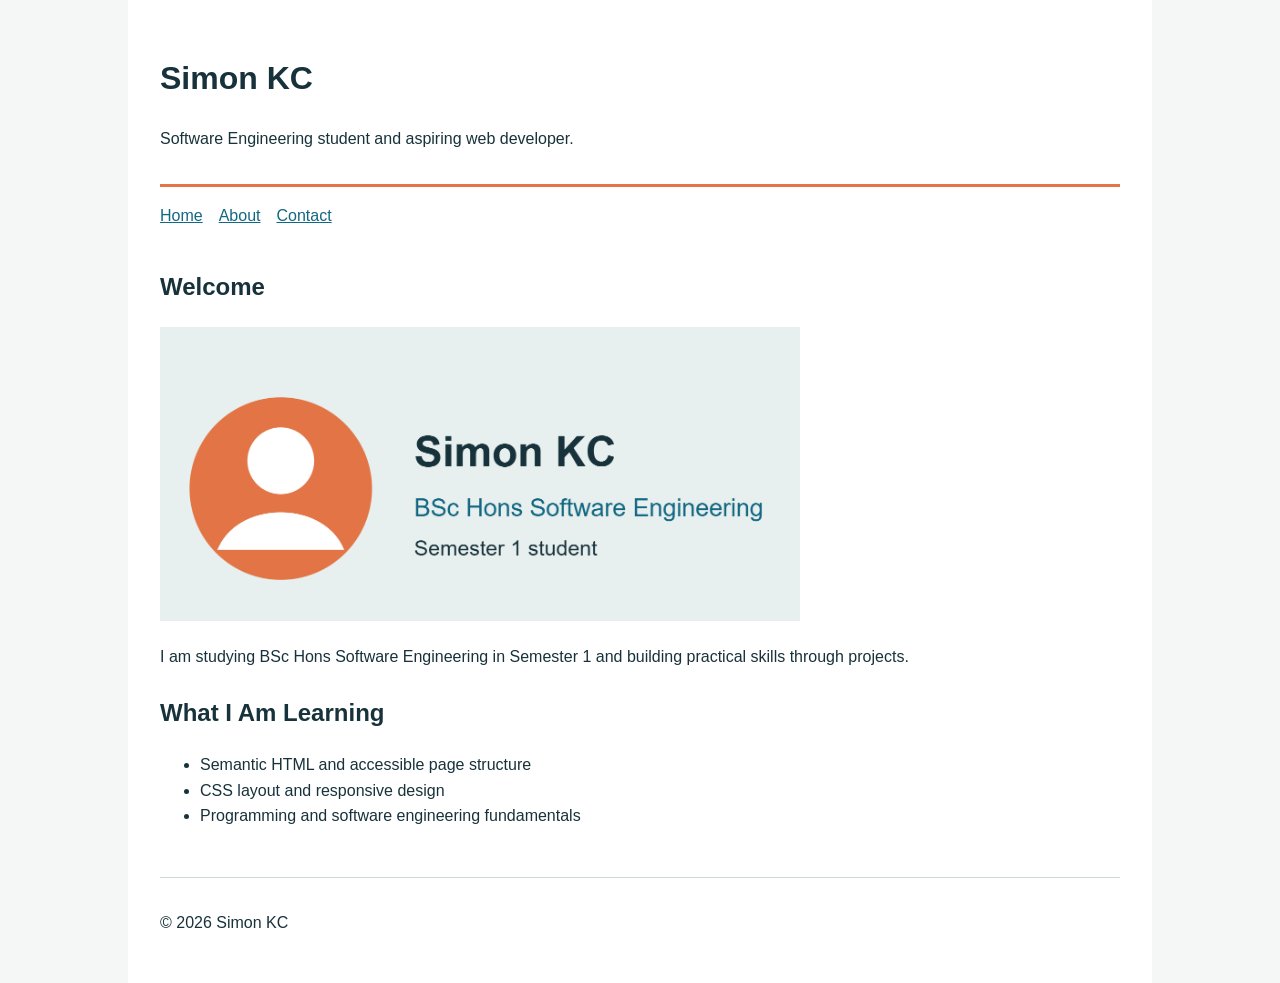
<file: index.html>
<!DOCTYPE html>
<html lang="en">

<head>
    <meta charset="UTF-8">
    <meta name="viewport" content="width=device-width, initial-scale=1.0">
    <title>Simon KC | Home</title>
    <link rel="stylesheet" href="styles.css">
    <link rel="icon" href="profile.png" type="image/png">
</head>

<body>
    <header>
        <h1>Simon KC</h1>
        <p>Software Engineering student and aspiring web developer.</p>
    </header>
    <nav aria-label="Portfolio navigation"><a href="index.html">Home</a><a href="about.html">About</a><a
            href="contact.html">Contact</a></nav>
    <main>
        <section>
            <h2>Welcome</h2><img src="profile.png" alt="Illustrated profile card for Simon KC" width="640" height="360">
            <p>I am studying BSc Hons Software Engineering in Semester 1 and building practical skills through projects.
            </p>
        </section>
        <section>
            <h2>What I Am Learning</h2>
            <ul>
                <li>Semantic HTML and accessible page structure</li>
                <li>CSS layout and responsive design</li>
                <li>Programming and software engineering fundamentals</li>
            </ul>
        </section>
    </main>
    <footer>
        <p>&copy; 2026 Simon KC</p>
    </footer>
</body>

</html>
</file>
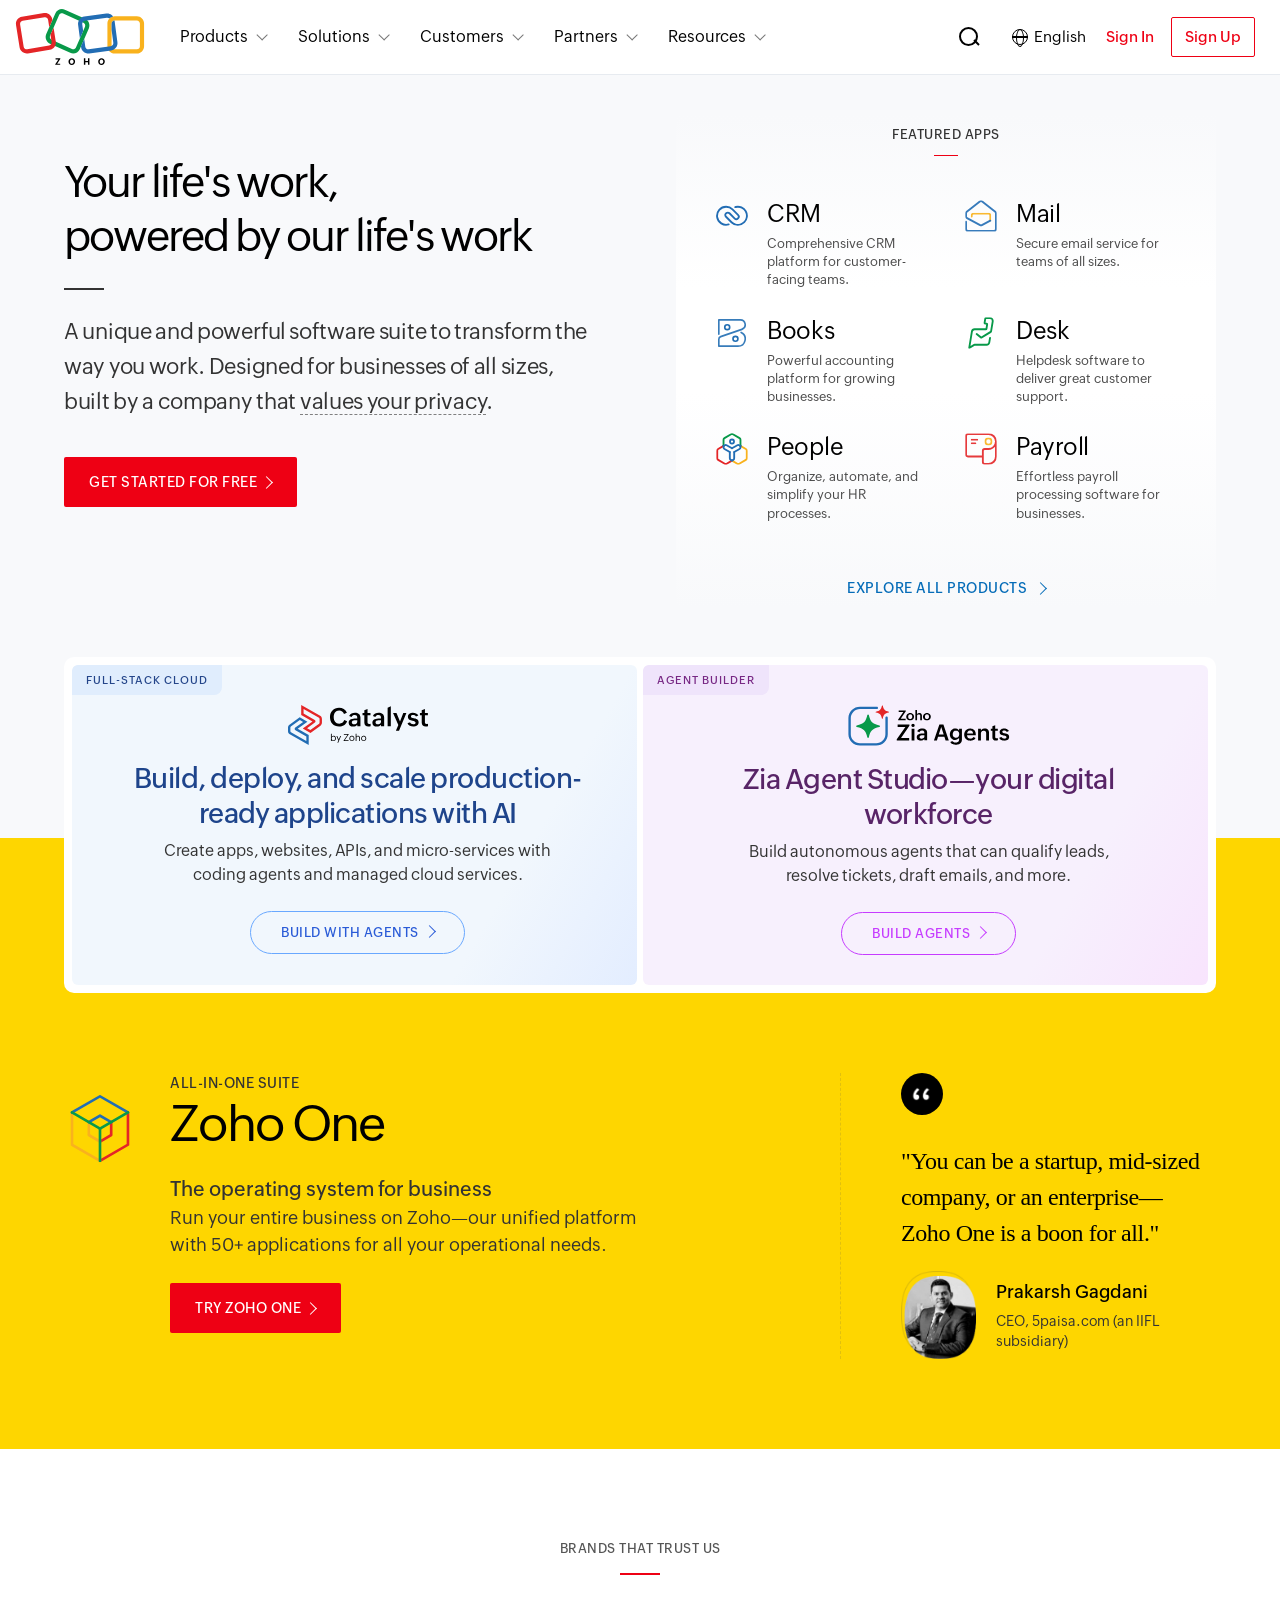
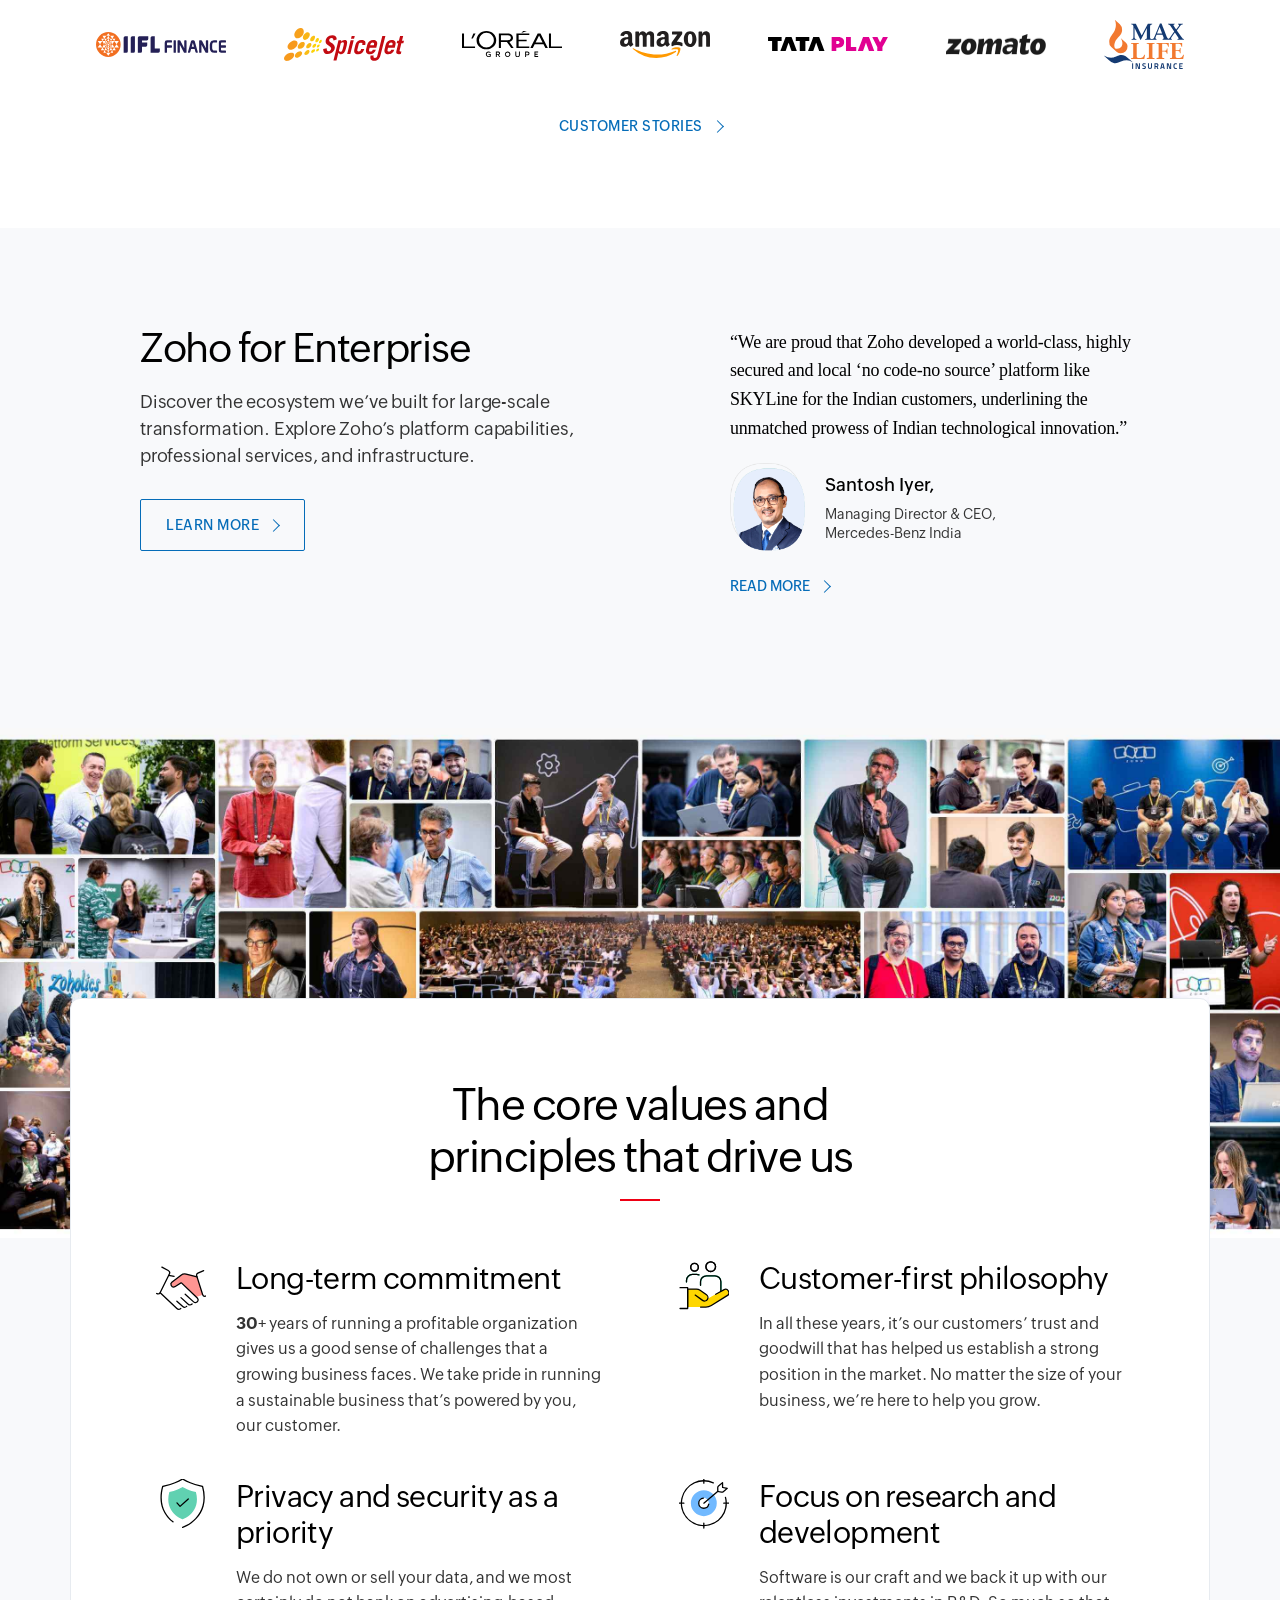
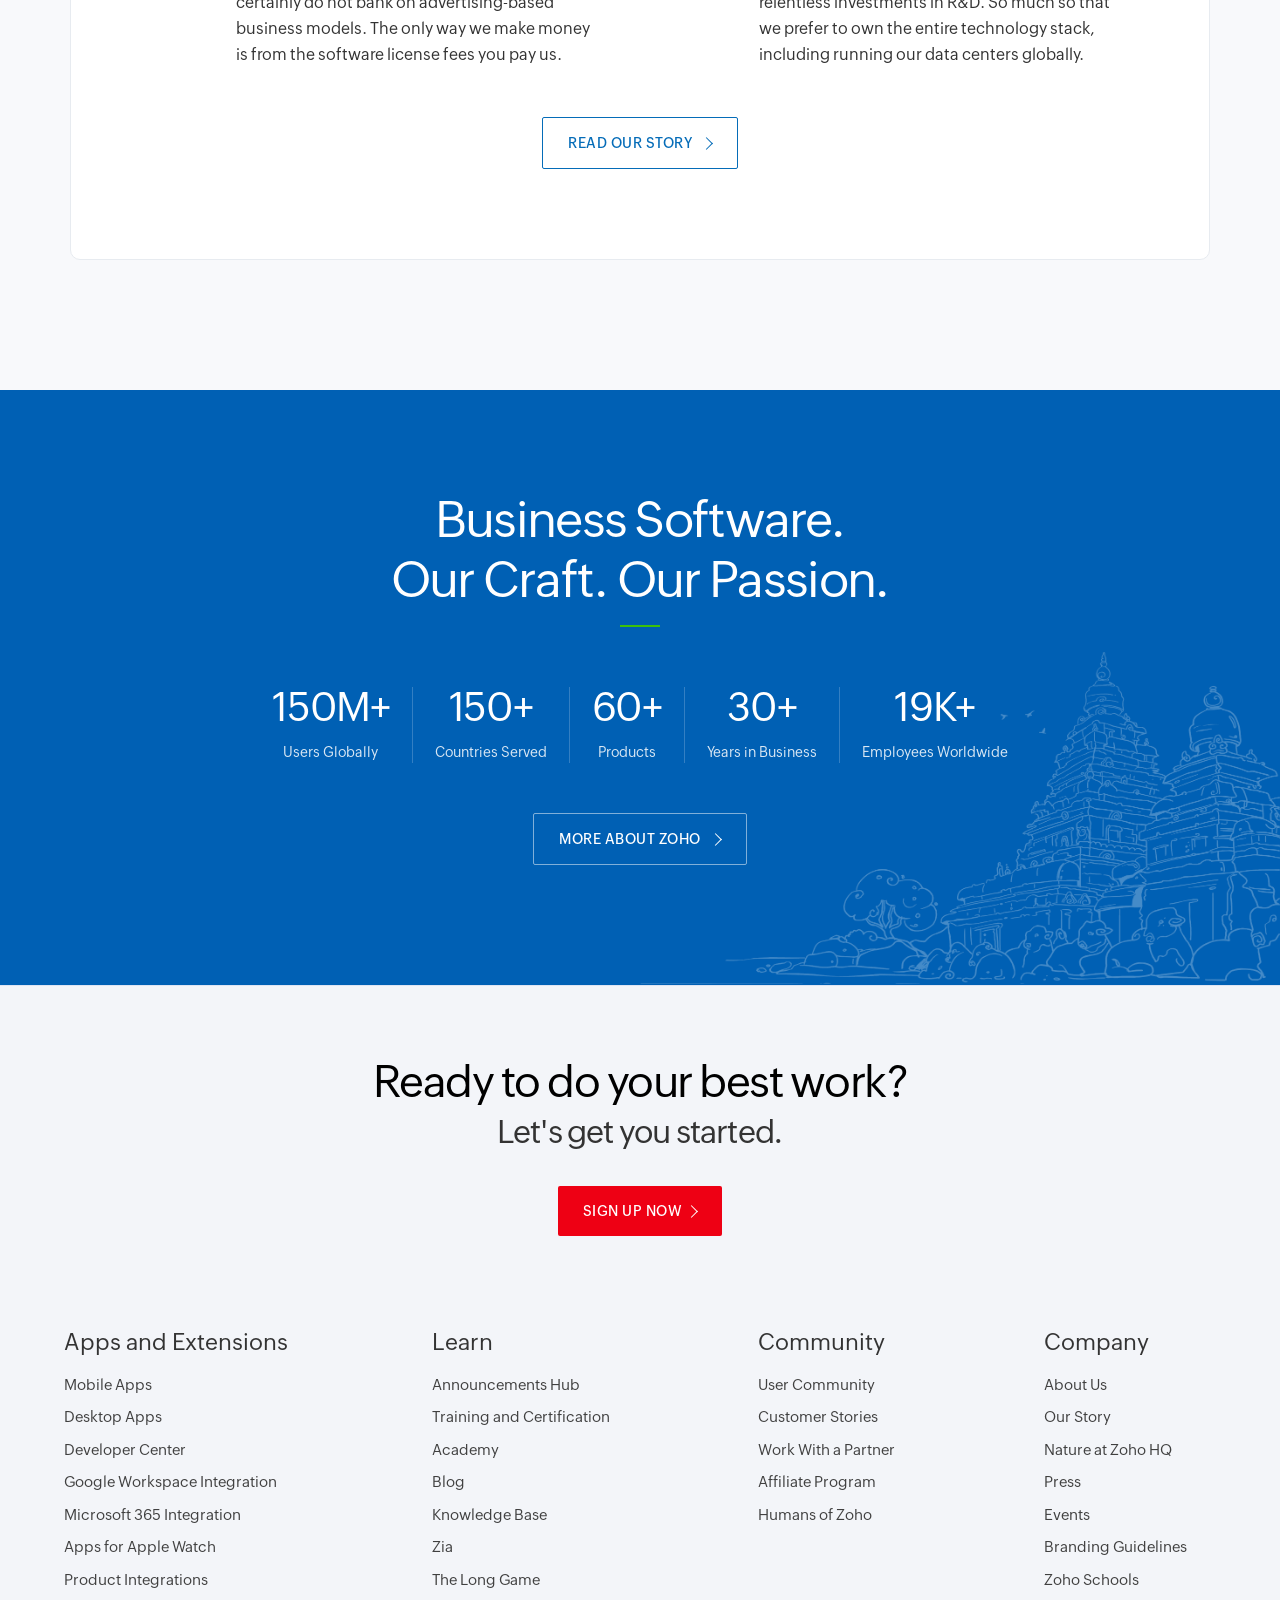
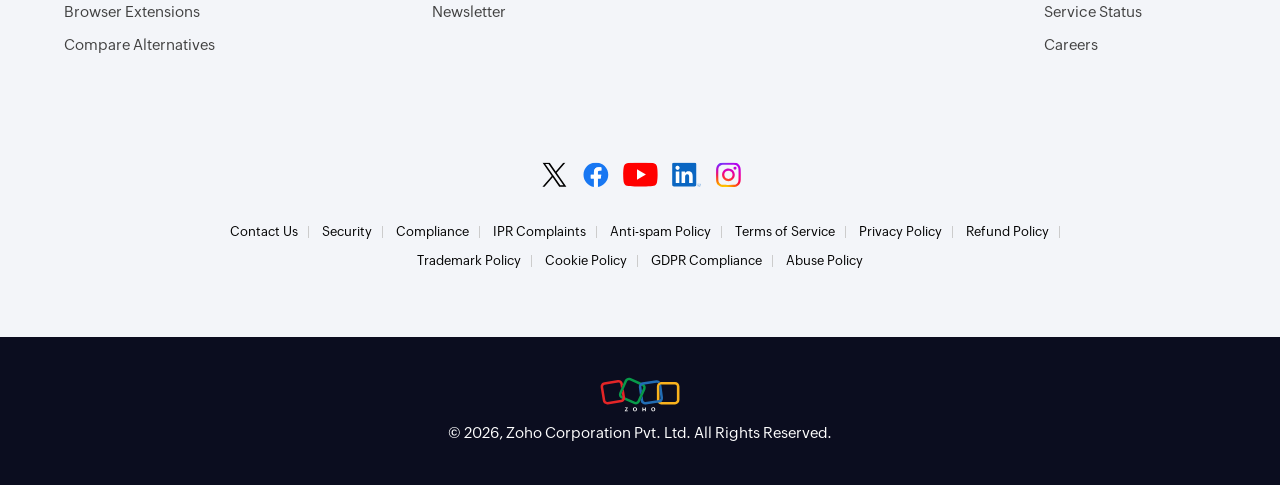
<file: zoho-website/index.html>
<!DOCTYPE html>
<html lang="en">
<head>
  <meta charset="UTF-8">
  <meta name="viewport" content="width=device-width, initial-scale=1.0">
  <title>Zoho | Cloud Software Suite for Businesses</title>
  <link rel="icon" href="assets/favicon.ico">
  <link rel="stylesheet" href="styles.css">
</head>
<body>

  <!-- header -->
  <header class="header">
    <img class="logo" src="assets/zoho-logo-web.svg" alt="Zoho">

    <div class="menu">
      <span class="menu-item arrow-down">Products</span>
      <span class="menu-item arrow-down">Solutions</span>
      <span class="menu-item arrow-down">Customers</span>
      <span class="menu-item arrow-down">Partners</span>
      <span class="menu-item arrow-down">Resources</span>
    </div>

    <div class="header-right">
      <span class="search"></span>
      <span class="language"><span class="globe"></span>English</span>
      <span class="signin">Sign In</span>
      <span class="signup">Sign Up</span>
    </div>
  </header>

  <!-- hero -->
  <section class="hero">
    <div class="hero-box">
      <div class="hero-left">
        <h1>Your life's work,<br>powered by our life's work</h1>
        <div class="line"></div>
        <p>A unique and powerful software suite to transform the way you work. Designed for businesses of all sizes, built by a company that <span class="underline">values your privacy</span>.</p>
        <span class="btn arrow-right">Get Started For Free</span>
      </div>

      <div class="hero-right">
        <h2 class="small-title">Featured apps</h2>
        <div class="red-line"></div>

        <div class="apps">
          <div class="app">
            <span class="icon crm"></span>
            <h3>CRM</h3>
            <p>Comprehensive CRM platform for customer-facing teams.</p>
          </div>
          <div class="app">
            <span class="icon mail"></span>
            <h3>Mail</h3>
            <p>Secure email service for teams of all sizes.</p>
          </div>
          <div class="app">
            <span class="icon books"></span>
            <h3>Books</h3>
            <p>Powerful accounting platform for growing businesses.</p>
          </div>
          <div class="app">
            <span class="icon desk"></span>
            <h3>Desk</h3>
            <p>Helpdesk software to deliver great customer support.</p>
          </div>
          <div class="app">
            <span class="icon people"></span>
            <h3>People</h3>
            <p>Organize, automate, and simplify your HR processes.</p>
          </div>
          <div class="app">
            <span class="icon payroll"></span>
            <h3>Payroll</h3>
            <p>Effortless payroll processing software for businesses.</p>
          </div>
        </div>

        <p class="explore arrow-right-blue">Explore all products</p>
      </div>
    </div>
  </section>

  <!-- two promo boxes -->
  <section class="promo-section">
    <div class="promo-wrapper">
      <div class="promo blue-promo">
        <span class="promo-tag blue-tag">Full-Stack Cloud</span>
        <img src="assets/catalyst.svg" alt="Catalyst" width="140">
        <h2 class="blue-text">Build, deploy, and scale production-ready applications with AI</h2>
        <p>Create apps, websites, APIs, and micro-services with coding agents and managed cloud services.</p>
        <span class="promo-btn blue-btn">Build with agents</span>
      </div>

      <div class="promo purple-promo">
        <span class="promo-tag purple-tag">Agent builder</span>
        <img src="assets/agents.svg" alt="Zia Agents" width="170">
        <h2 class="purple-text">Zia Agent Studio—your digital workforce</h2>
        <p>Build autonomous agents that can qualify leads, resolve tickets, draft emails, and more.</p>
        <span class="promo-btn purple-btn">Build agents</span>
      </div>
    </div>
  </section>

  <!-- zoho one (yellow) -->
  <section class="yellow">
    <div class="yellow-box">
      <div class="yellow-left">
        <p class="small-label">All-in-one suite</p>
        <h2>Zoho One</h2>
        <p class="bold-text">The operating system for business</p>
        <p class="yellow-text">Run your entire business on Zoho—our unified platform with 50+ applications for all your operational needs.</p>
        <span class="btn arrow-right">Try Zoho One</span>
      </div>

      <div class="yellow-right">
        <div class="quote-circle"></div>
        <p class="quote">"You can be a startup, mid-sized company, or an enterprise—Zoho One is a boon for all."</p>
        <div class="person">
          <img src="assets/zh-video-poster-prakash.png" alt="Prakarsh Gagdani" width="75">
          <div>
            <p class="person-name">Prakarsh Gagdani</p>
            <p class="person-job">CEO, 5paisa.com (an IIFL subsidiary)</p>
          </div>
        </div>
      </div>
    </div>
  </section>

  <!-- brands -->
  <section class="brands">
    <h2 class="small-title">Brands that trust us</h2>
    <div class="red-line center-line"></div>

    <div class="brand-logos">
      <img src="assets/iifl.svg" alt="IIFL" width="130">
      <img src="assets/spicejet.svg" alt="SpiceJet" width="120">
      <img src="assets/loreal.svg" alt="L'Oreal" width="100">
      <img src="assets/amazon.svg" alt="Amazon" width="90">
      <img src="assets/tata-play.svg" alt="Tata Play" width="120">
      <img src="assets/zomato.png" alt="Zomato" width="100">
      <img src="assets/max-life-insurance.svg" alt="Max Life Insurance" width="80">
    </div>

    <p class="stories arrow-right-blue">Customer stories</p>
  </section>

  <!-- enterprise -->
  <section class="enterprise">
    <div class="enterprise-box">
      <div class="enterprise-left">
        <h2>Zoho for Enterprise</h2>
        <p>Discover the ecosystem we’ve built for large-scale transformation. Explore Zoho’s platform capabilities, professional services, and infrastructure.</p>
        <span class="btn-outline arrow-right-blue">Learn more</span>
      </div>

      <div class="enterprise-right">
        <p class="quote2">“We are proud that Zoho developed a world-class, highly secured and local ‘no code-no source’ platform like SKYLine for the Indian customers, underlining the unmatched prowess of Indian technological innovation.”</p>
        <div class="person">
          <img src="assets/santhosh-iyer.png" alt="Santosh Iyer" width="75">
          <div>
            <p class="person-name">Santosh Iyer,</p>
            <p class="person-job">Managing Director &amp; CEO,</p>
            <p class="person-job">Mercedes-Benz India</p>
          </div>
        </div>
        <p class="read-more arrow-right-blue">Read more</p>
      </div>
    </div>
  </section>

  <!-- core values -->
  <section class="values">
    <img class="values-image" src="assets/core-value-banner-img.jpg" alt="">

    <div class="values-box">
      <h2 class="values-title">The core values and principles that drive us</h2>
      <div class="red-line center-line"></div>

      <div class="value-list">
        <div class="value value1">
          <h3>Long-term commitment</h3>
          <p><b>30</b>+ years of running a profitable organization gives us a good sense of challenges that a growing business faces. We take pride in running a sustainable business that’s powered by you, our customer.</p>
        </div>
        <div class="value value2">
          <h3>Customer-first philosophy</h3>
          <p>In all these years, it’s our customers’ trust and goodwill that has helped us establish a strong position in the market. No matter the size of your business, we’re here to help you grow.</p>
        </div>
        <div class="value value3">
          <h3>Privacy and security as a priority</h3>
          <p>We do not own or sell your data, and we most certainly do not bank on advertising-based business models. The only way we make money is from the software license fees you pay us.</p>
        </div>
        <div class="value value4">
          <h3>Focus on research and development</h3>
          <p>Software is our craft and we back it up with our relentless investments in R&amp;D. So much so that we prefer to own the entire technology stack, including running our data centers globally.</p>
        </div>
      </div>

      <div class="center">
        <span class="btn-outline arrow-right-blue">Read our story</span>
      </div>
    </div>
  </section>

  <!-- stats (blue) -->
  <section class="stats">
    <h2>Business Software.<br>Our Craft. Our Passion.</h2>
    <div class="green-line center-line"></div>

    <div class="numbers">
      <div class="number-box">
        <h3>150M+</h3>
        <p>Users Globally</p>
      </div>
      <div class="number-box">
        <h3>150+</h3>
        <p>Countries Served</p>
      </div>
      <div class="number-box">
        <h3>60+</h3>
        <p>Products</p>
      </div>
      <div class="number-box">
        <h3>30+</h3>
        <p>Years in Business</p>
      </div>
      <div class="number-box">
        <h3>19K+</h3>
        <p>Employees Worldwide</p>
      </div>
    </div>

    <span class="btn-white arrow-right">More about Zoho</span>
  </section>

  <!-- sign up section -->
  <section class="signup-section">
    <h2>Ready to do your best work?</h2>
    <p>Let's get you started.</p>
    <span class="btn arrow-right">Sign Up Now</span>
  </section>

  <!-- footer -->
  <footer class="footer">
    <div class="footer-columns">
      <div class="column column1">
        <h3>Apps and Extensions</h3>
        <p>Mobile Apps</p>
        <p>Desktop Apps</p>
        <p>Developer Center</p>
        <p>Google Workspace Integration</p>
        <p>Microsoft 365 Integration</p>
        <p>Apps for Apple Watch</p>
        <p>Product Integrations</p>
        <p>Browser Extensions</p>
        <p>Compare Alternatives</p>
      </div>
      <div class="column column2">
        <h3>Learn</h3>
        <p>Announcements Hub</p>
        <p>Training and Certification</p>
        <p>Academy</p>
        <p>Blog</p>
        <p>Knowledge Base</p>
        <p>Zia</p>
        <p>The Long Game</p>
        <p>Newsletter</p>
      </div>
      <div class="column column3">
        <h3>Community</h3>
        <p>User Community</p>
        <p>Customer Stories</p>
        <p>Work With a Partner</p>
        <p>Affiliate Program</p>
        <p>Humans of Zoho</p>
      </div>
      <div class="column column4">
        <h3>Company</h3>
        <p>About Us</p>
        <p>Our Story</p>
        <p>Nature at Zoho HQ</p>
        <p>Press</p>
        <p>Events</p>
        <p>Branding Guidelines</p>
        <p>Zoho Schools</p>
        <p>Service Status</p>
        <p>Careers</p>
      </div>
    </div>

    <div class="social">
      <span class="social-icon x"></span>
      <span class="social-icon facebook"></span>
      <span class="social-icon youtube"></span>
      <span class="social-icon linkedin"></span>
      <span class="social-icon instagram"></span>
    </div>

    <div class="legal">
      <span>Contact Us</span>
      <span>Security</span>
      <span>Compliance</span>
      <span>IPR Complaints</span>
      <span>Anti-spam Policy</span>
      <span>Terms of Service</span>
      <span>Privacy Policy</span>
      <span>Refund Policy</span>
      <span>Trademark Policy</span>
      <span>Cookie Policy</span>
      <span>GDPR Compliance</span>
      <span>Abuse Policy</span>
    </div>

    <div class="copyright">
      <img src="assets/zohologodarkbg.svg" alt="Zoho" width="80">
      <p>© 2026, Zoho Corporation Pvt. Ltd. All Rights Reserved.</p>
    </div>
  </footer>

</body>
</html>
</file>
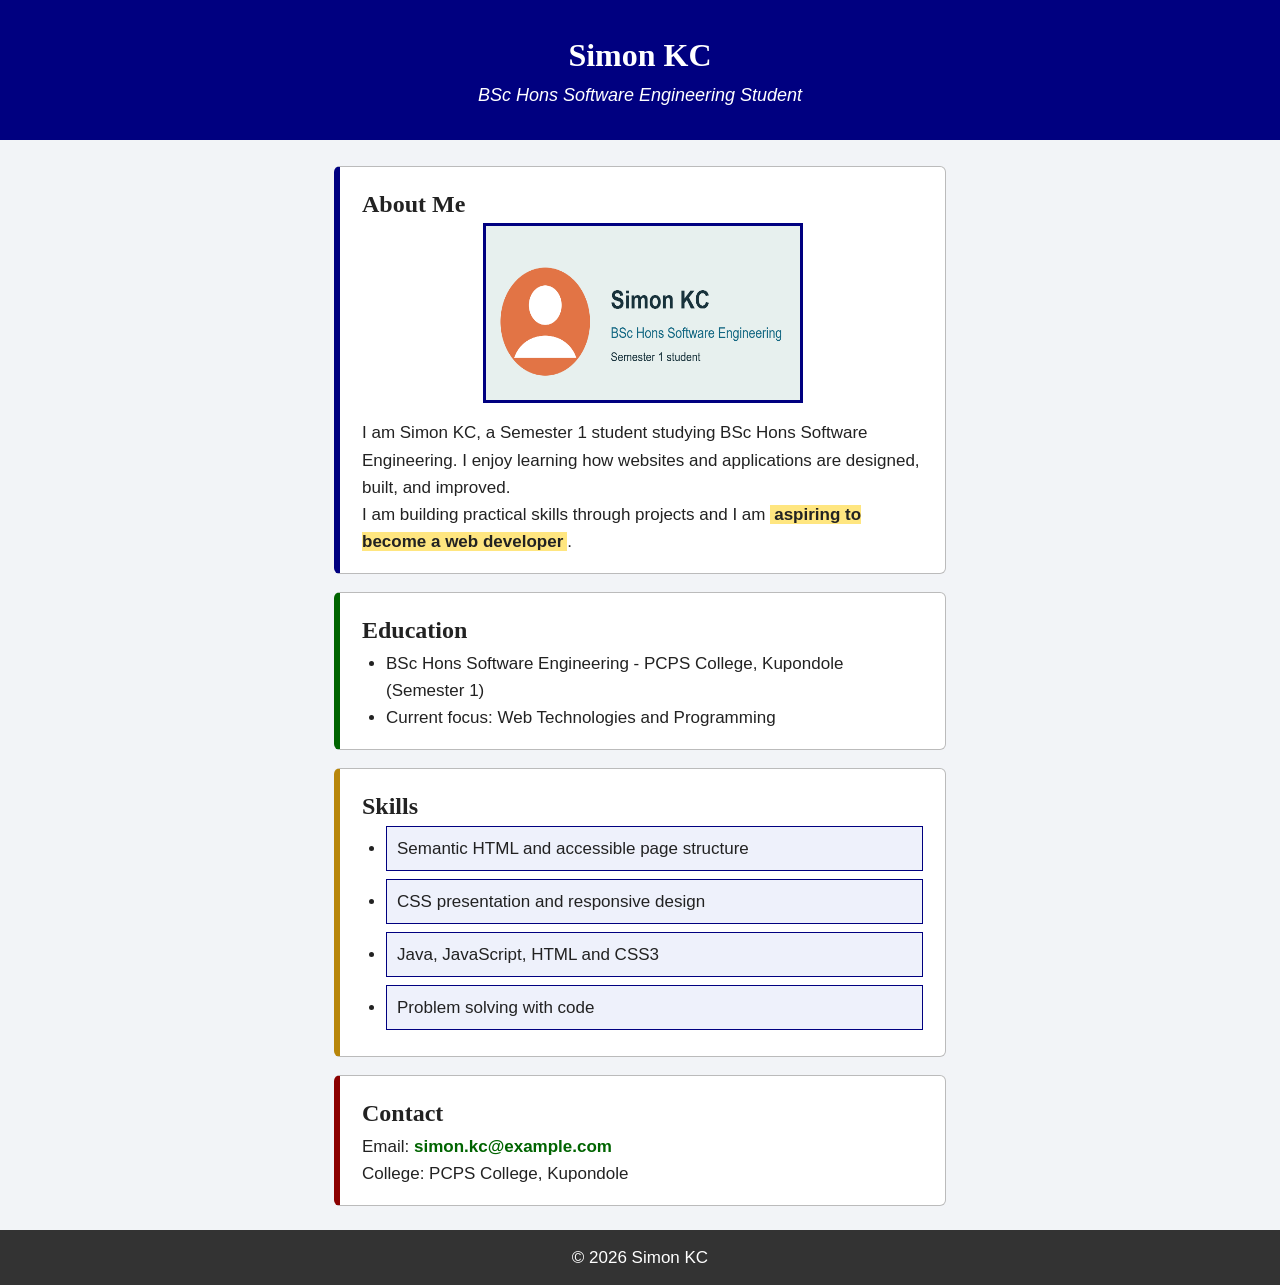
<file: csstutorial/css-profile/index.html>
<!DOCTYPE html>
<html lang="en">
<head>
	<meta charset="UTF-8">
	<meta name="viewport" content="width=device-width, initial-scale=1.0">
	<title>Simon KC - My Personal Profile</title>
	<link rel="stylesheet" href="style.css">
</head>
<body>
	<header>
		<h1>Simon KC</h1>
		<p class="tagline">BSc Hons Software Engineering Student</p>
	</header>

	<div class="profile-container">
		<section id="about">
			<h2>About Me</h2>
			<img class="profile-photo" src="profile.png" alt="Illustrated profile card for Simon KC" width="320" height="180">
			<p>I am Simon KC, a Semester 1 student studying BSc Hons Software Engineering. I enjoy learning how websites and applications are designed, built, and improved.</p>
			<p>I am building practical skills through projects and I am <span class="highlight">aspiring to become a web developer</span>.</p>
		</section>

		<section id="education">
			<h2>Education</h2>
			<ul>
				<li>BSc Hons Software Engineering - PCPS College, Kupondole (Semester 1)</li>
				<li>Current focus: Web Technologies and Programming</li>
			</ul>
		</section>

		<section id="skills">
			<h2>Skills</h2>
			<ul>
				<li class="skill-item">Semantic HTML and accessible page structure</li>
				<li class="skill-item">CSS presentation and responsive design</li>
				<li class="skill-item">Java, JavaScript, HTML and CSS3</li>
				<li class="skill-item">Problem solving with code</li>
			</ul>
		</section>

		<section id="contact">
			<h2>Contact</h2>
			<p>Email: <a class="contact-link" href="mailto:simon.kc@example.com">simon.kc@example.com</a></p>
			<p>College: PCPS College, Kupondole</p>
		</section>
	</div>

	<footer>
		<p>&copy; 2026 Simon KC</p>
	</footer>
</body>
</html>
</file>
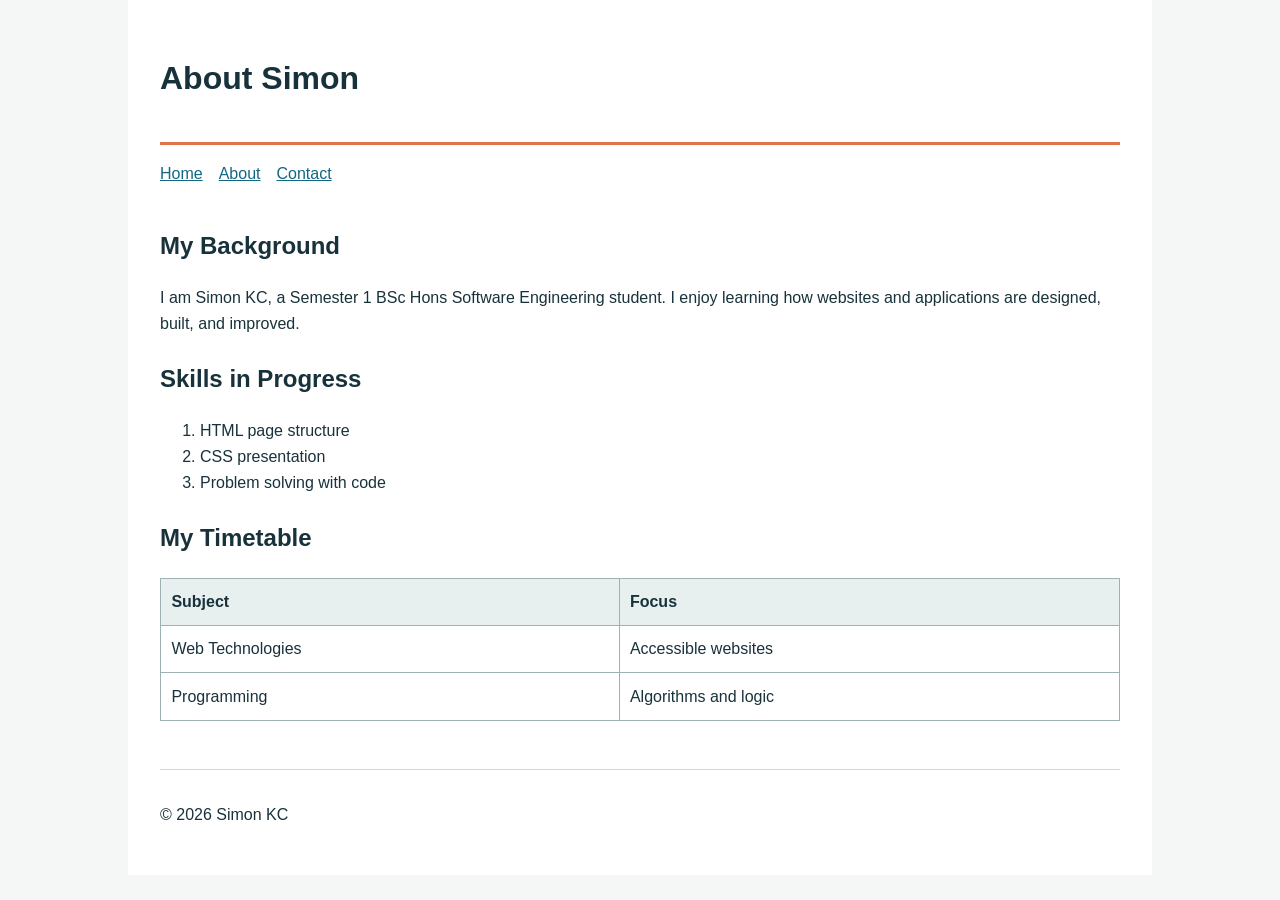
<file: about.html>
<!DOCTYPE html>
<html lang="en">

<head>
    <meta charset="UTF-8">
    <meta name="viewport" content="width=device-width, initial-scale=1.0">
    <title>Simon KC | About</title>
    <link rel="stylesheet" href="styles.css">
</head>

<body>
    <header>
        <h1>About Simon</h1>
    </header>
    <nav aria-label="Portfolio navigation"><a href="index.html">Home</a><a href="about.html">About</a><a
            href="contact.html">Contact</a></nav>
    <main>
        <section>
            <h2>My Background</h2>
            <p>I am Simon KC, a Semester 1 BSc Hons Software Engineering student. I enjoy learning how websites and
                applications are designed, built, and improved.</p>
        </section>
        <section>
            <h2>Skills in Progress</h2>
            <ol>
                <li>HTML page structure</li>
                <li>CSS presentation</li>
                <li>Problem solving with code</li>
            </ol>
        </section>
        <article>
            <h2>My Timetable</h2>
            <table>
                <tr>
                    <th>Subject</th>
                    <th>Focus</th>
                </tr>
                <tr>
                    <td>Web Technologies</td>
                    <td>Accessible websites</td>
                </tr>
                <tr>
                    <td>Programming</td>
                    <td>Algorithms and logic</td>
                </tr>
            </table>
        </article>
    </main>
    <footer>
        <p>&copy; 2026 Simon KC</p>
    </footer>
</body>

</html>
</file>
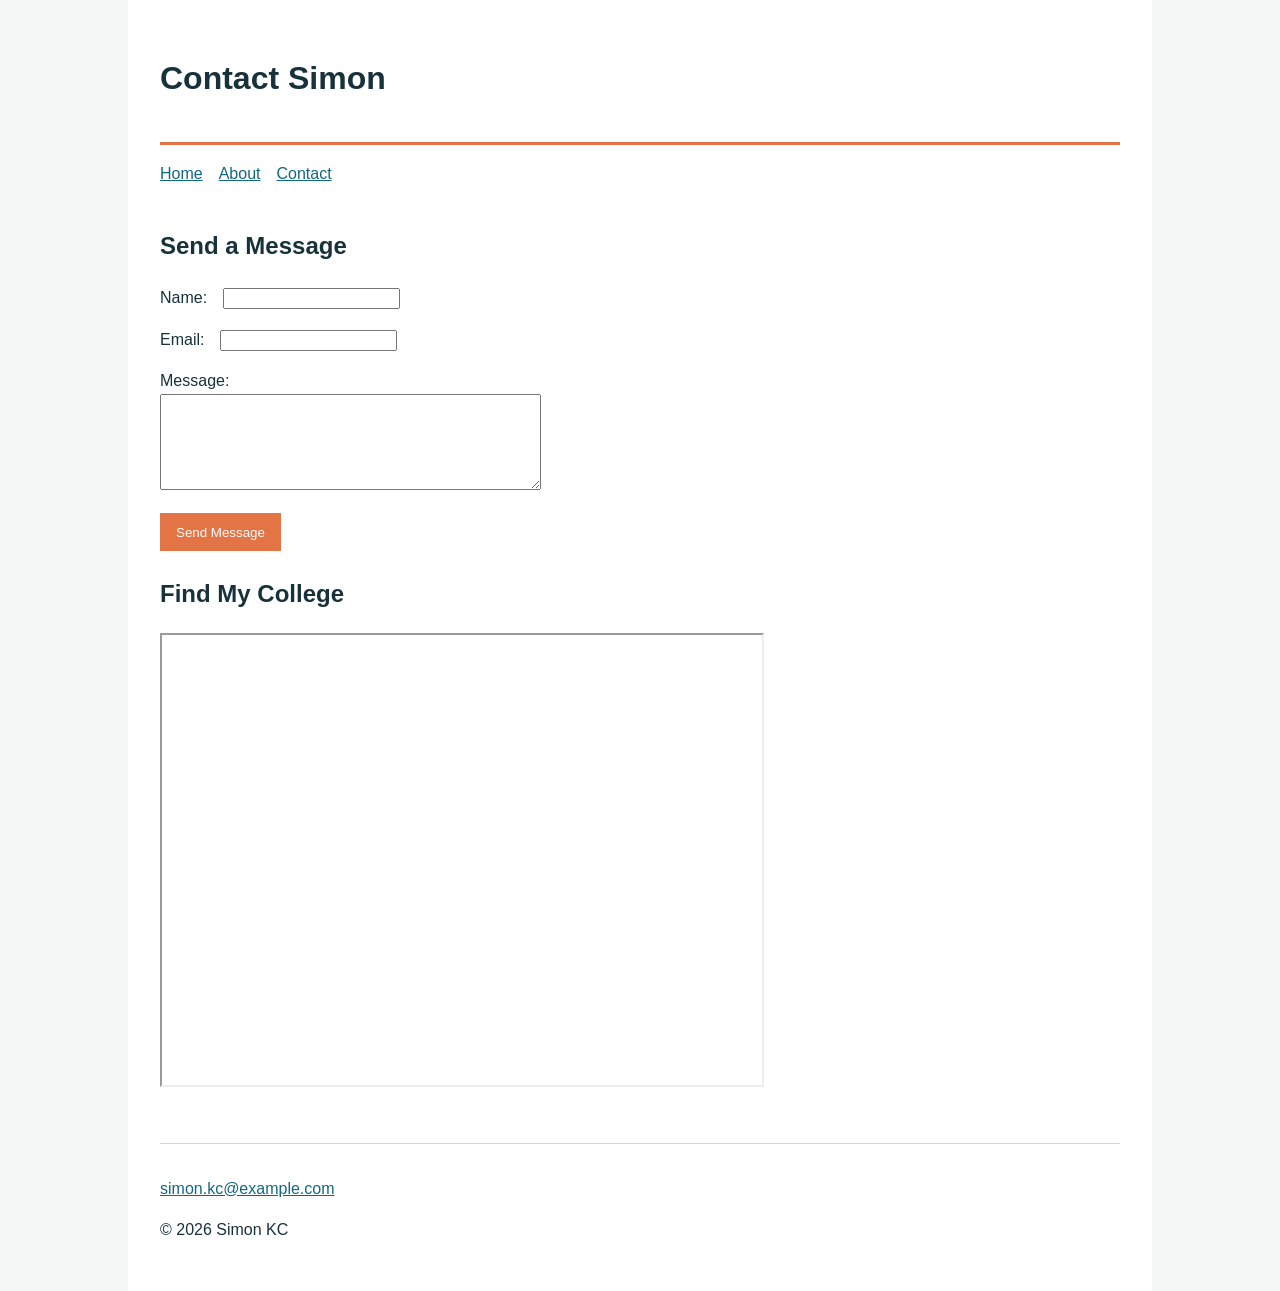
<file: contact.html>
<!DOCTYPE html>
<html lang="en">

<head>
    <meta charset="UTF-8">
    <meta name="viewport" content="width=device-width, initial-scale=1.0">
    <title>Simon KC | Contact</title>
    <link rel="stylesheet" href="styles.css">
</head>

<body>
    <header>
        <h1>Contact Simon</h1>
    </header>
    <nav aria-label="Portfolio navigation"><a href="index.html">Home</a><a href="about.html">About</a><a
            href="contact.html">Contact</a></nav>
    <main>
        <section>
            <h2>Send a Message</h2>
            <form action="#" method="post">
                <p><label for="contact-name">Name:</label><input id="contact-name" name="name" type="text" required></p>
                <p><label for="contact-email">Email:</label><input id="contact-email" name="email" type="email"
                        required></p>
                <p><label for="message">Message:</label><br><textarea id="message" name="message" rows="6" cols="45"
                        required></textarea></p><button type="submit">Send Message</button>
            </form>
        </section>
        <section>
            <h2>Find My College</h2><iframe src="https://www.google.com/maps?q=PCPS+College,+Kupondole&amp;output=embed"
                width="600" height="450" title="Map of PCPS College, Kupondole"></iframe>
        </section>
    </main>
    <footer>
        <p><a href="mailto:simon.kc@example.com">simon.kc@example.com</a></p>
        <p>&copy; 2026 Simon KC</p>
    </footer>
</body>

</html>
</file>
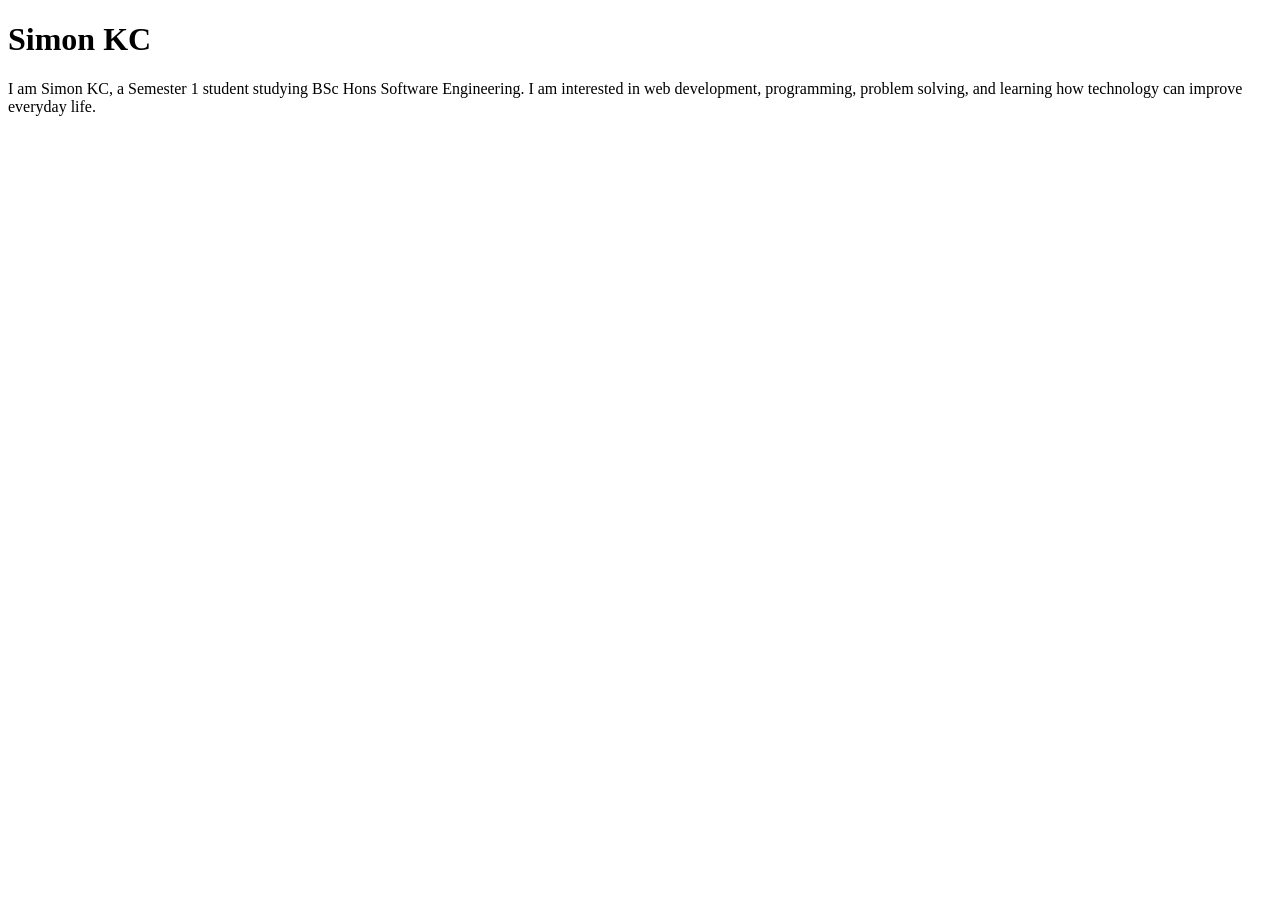
<file: task1.html>
<!DOCTYPE html>
<html lang="en">

<head>
    <meta charset="UTF-8">
    <meta name="viewport" content="width=device-width, initial-scale=1.0">
    <title>Simon KC - 2602412472</title>
</head>

<body>
    <h1>Simon KC</h1>
    <p>I am Simon KC, a Semester 1 student studying BSc Hons Software Engineering. I am interested in web development,
        programming, problem solving, and learning how technology can improve everyday life.</p>
</body>

</html>
</file>
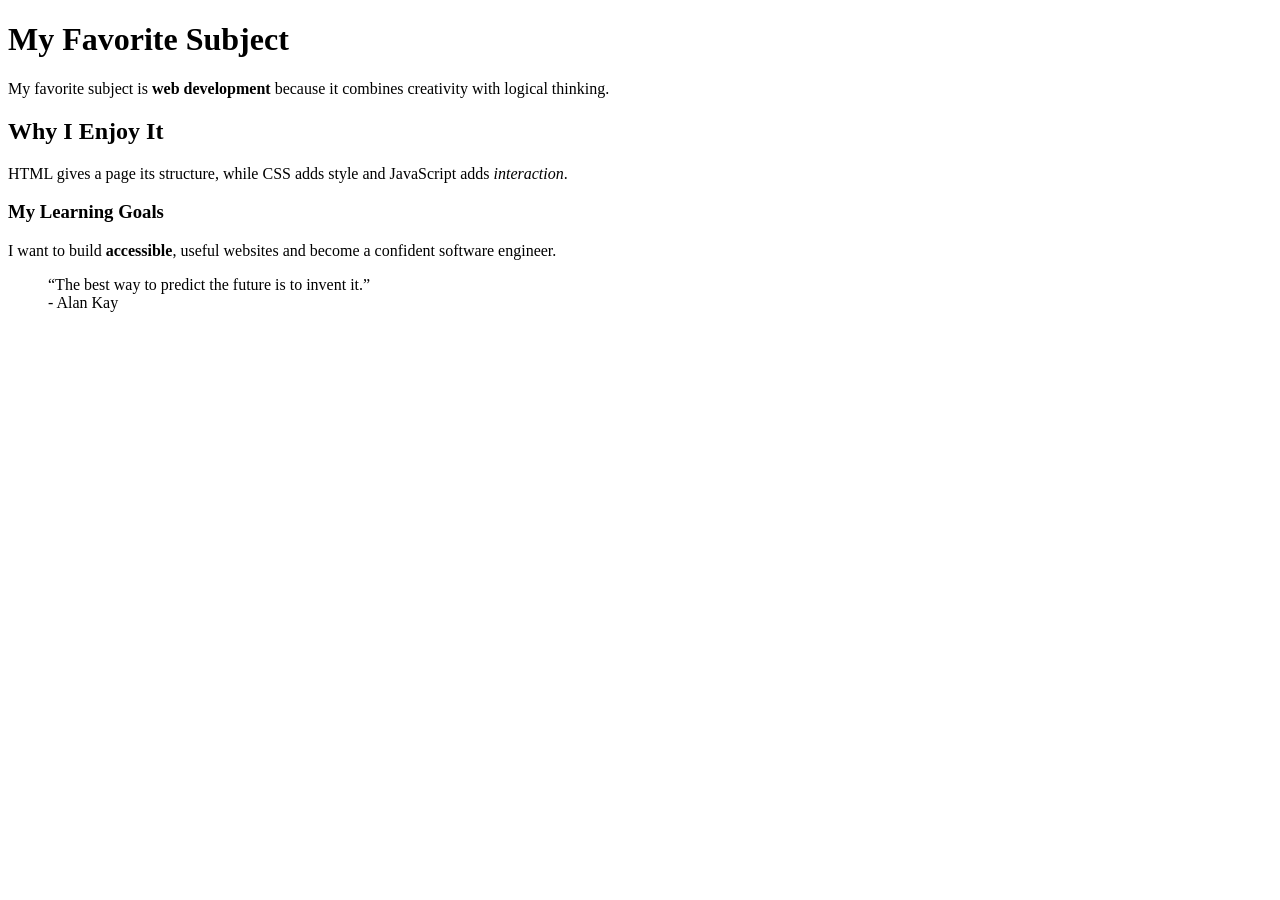
<file: task2.html>
<!DOCTYPE html>
<html lang="en">

<head>
    <meta charset="UTF-8">
    <meta name="viewport" content="width=device-width, initial-scale=1.0">
    <title>My Favorite Subject - Simon KC</title>
</head>

<body>
    <h1>My Favorite Subject</h1>
    <p>My favorite subject is <strong>web development</strong> because it combines creativity with logical thinking.</p>
    <h2>Why I Enjoy It</h2>
    <p>HTML gives a page its structure, while CSS adds style and JavaScript adds <em>interaction</em>.</p>
    <h3>My Learning Goals</h3>
    <p>I want to build <b>accessible</b>, useful websites and become a confident software engineer.</p>
    <blockquote>
        “The best way to predict the future is to invent it.”
        <br>
        - Alan Kay
    </blockquote>
</body>

</html>
</file>
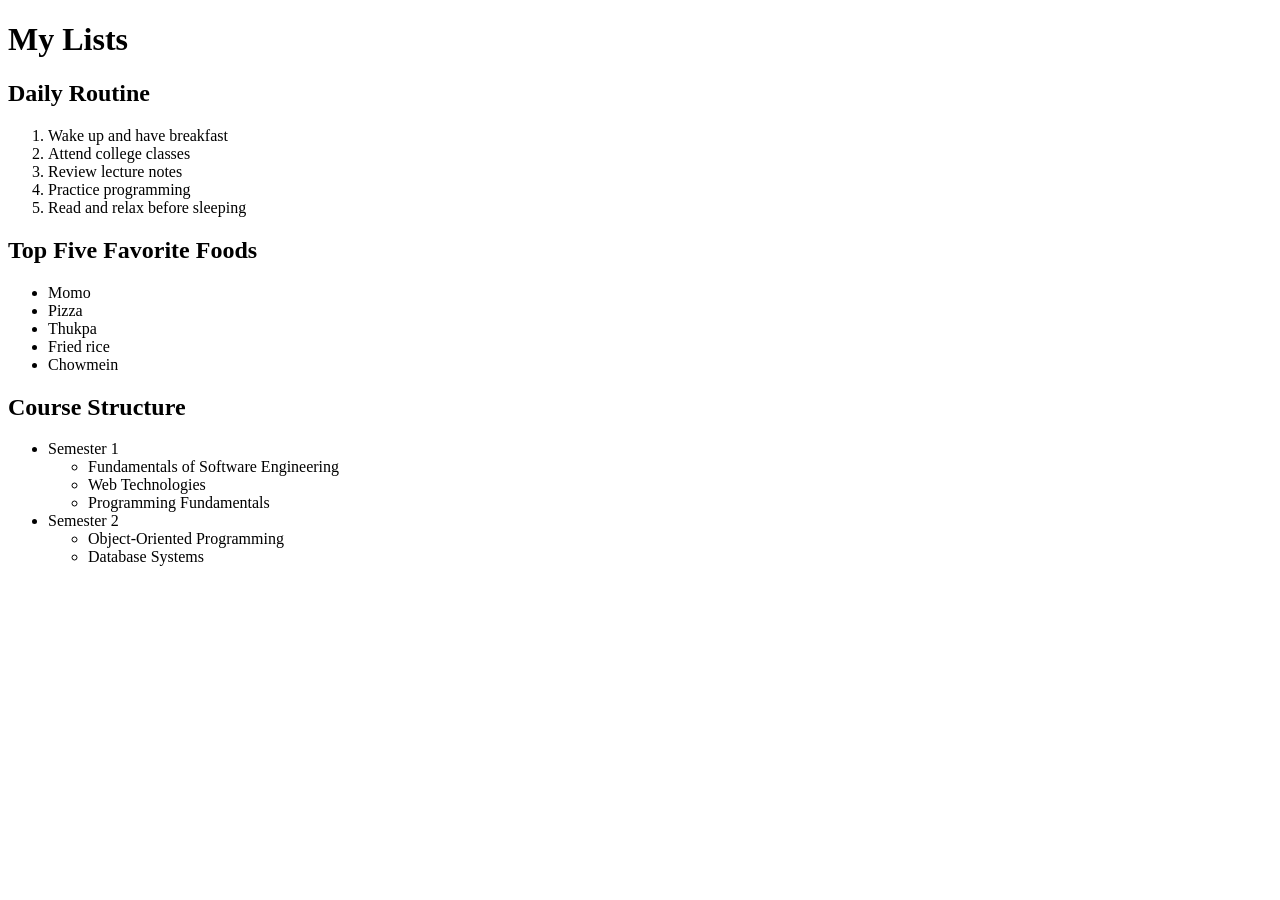
<file: task3.html>
<!DOCTYPE html>
<html lang="en">

<head>
    <meta charset="UTF-8">
    <meta name="viewport" content="width=device-width, initial-scale=1.0">
    <title>Lists - Simon KC</title>
</head>

<body>
    <h1>My Lists</h1>
    <h2>Daily Routine</h2>
    <ol>
        <li>Wake up and have breakfast</li>
        <li>Attend college classes</li>
        <li>Review lecture notes</li>
        <li>Practice programming</li>
        <li>Read and relax before sleeping</li>
    </ol>
    <h2>Top Five Favorite Foods</h2>
    <ul>
        <li>Momo</li>
        <li>Pizza</li>
        <li>Thukpa</li>
        <li>Fried rice</li>
        <li>Chowmein</li>
    </ul>
    <h2>Course Structure</h2>
    <ul>
        <li>Semester 1
            <ul>
                <li>Fundamentals of Software Engineering</li>
                <li>Web Technologies</li>
                <li>Programming Fundamentals</li>
            </ul>
        </li>
        <li>Semester 2
            <ul>
                <li>Object-Oriented Programming</li>
                <li>Database Systems</li>
            </ul>
        </li>
    </ul>
</body>

</html>
</file>
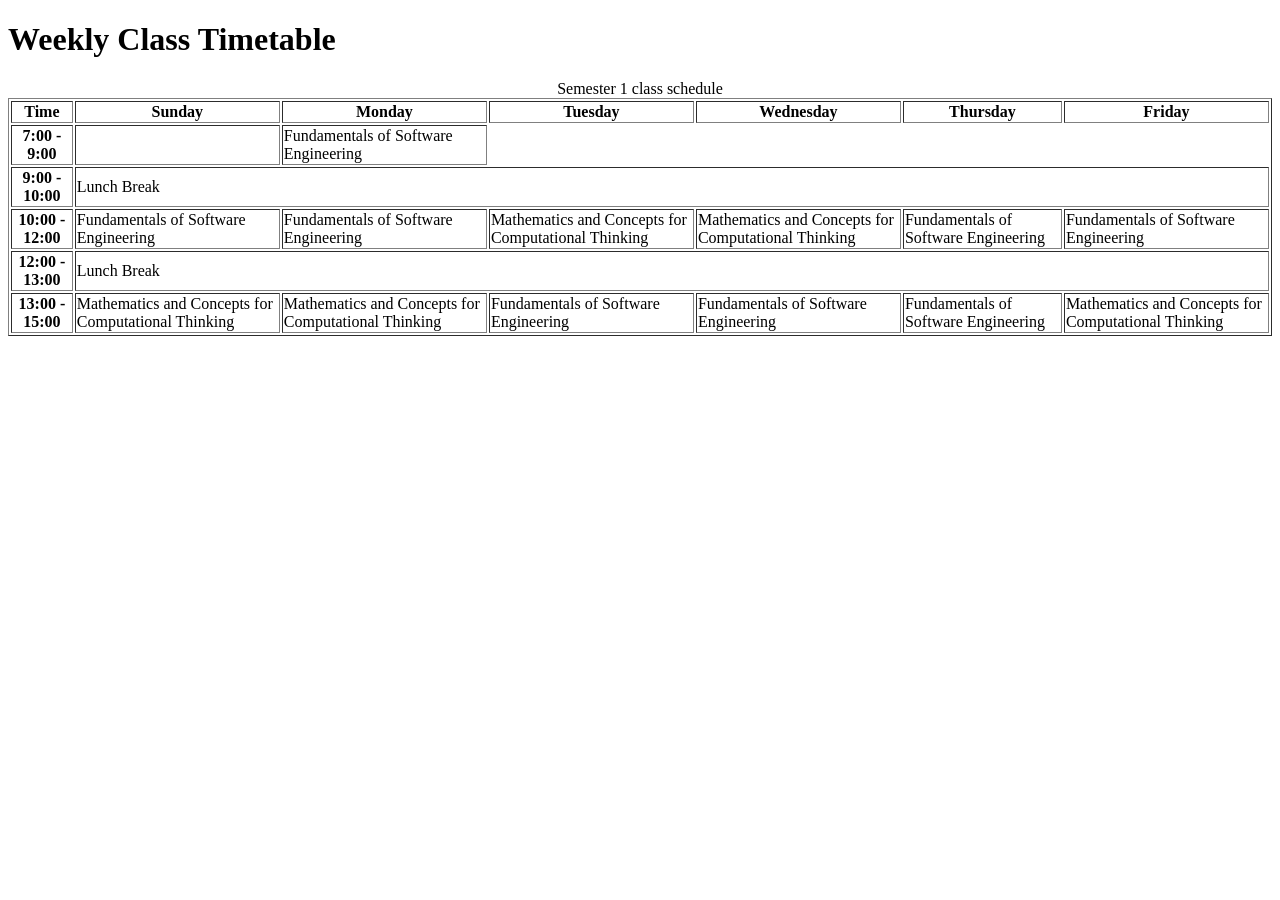
<file: task5.html>
<!DOCTYPE html>
<html lang="en">

<head>
    <meta charset="UTF-8">
    <meta name="viewport" content="width=device-width, initial-scale=1.0">
    <title>Weekly Class Timetable - Simon KC</title>
</head>

<body>
    <h1>Weekly Class Timetable</h1>
    <table border="1">
        <caption>Semester 1 class schedule</caption>
        <thead>
            <tr>
                <th>Time</th>
                <th>Sunday</th>
                <th>Monday</th>
                <th>Tuesday</th>
                <th>Wednesday</th>
                <th>Thursday</th>
                <th>Friday</th>
            </tr>
        </thead>
        <tbody>
            <tr>
                <th>7:00 - 9:00</th>
                <td></td>
                <td>Fundamentals of Software Engineering</td>
            </tr>
            <tr>
                <th>9:00 - 10:00</th>
                <td colspan="6">Lunch Break</td>
            </tr>
            <tr>
                <th>10:00 - 12:00</th>
                <td>Fundamentals of Software Engineering</td>
                <td>Fundamentals of Software Engineering</td>
                <td>Mathematics and Concepts for Computational Thinking</td>
                <td>Mathematics and Concepts for Computational Thinking</td>
                <td>Fundamentals of Software Engineering</td>
                <td>Fundamentals of Software Engineering</td>
            </tr>
            <tr>
                <th>12:00 - 13:00</th>
                <td colspan="6">Lunch Break</td>
            </tr>
            <tr>
                <th>13:00 - 15:00</th>
                <td>Mathematics and Concepts for Computational Thinking</td>
                <td>Mathematics and Concepts for Computational Thinking</td>
                <td>Fundamentals of Software Engineering</td>
                <td>Fundamentals of Software Engineering</td>
                <td>Fundamentals of Software Engineering</td>
                <td>Mathematics and Concepts for Computational Thinking</td>
            </tr>
        </tbody>
    </table>
</body>

</html>
</file>
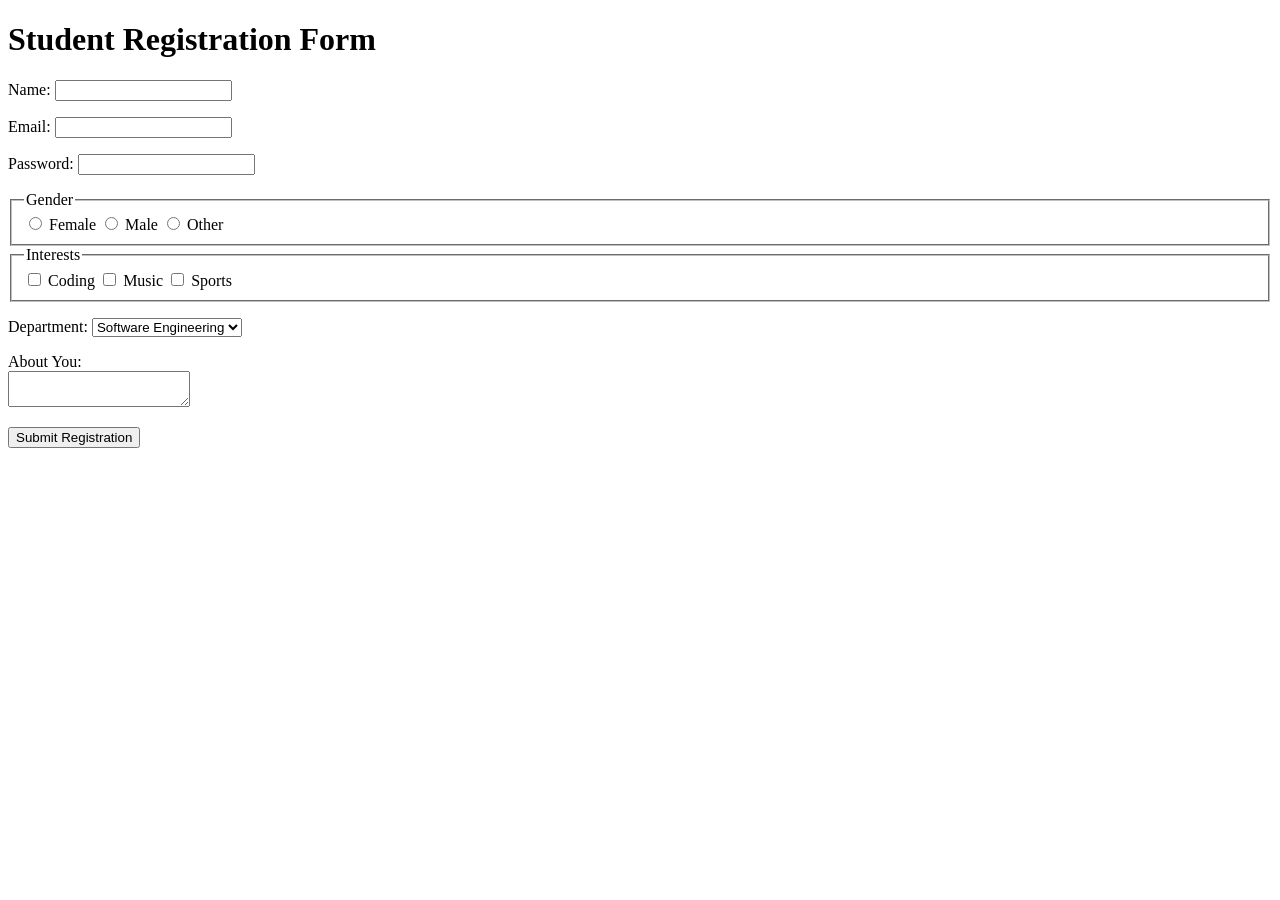
<file: task6.html>
<!DOCTYPE html>
<html lang="en">

<head>
    <meta charset="UTF-8">
    <meta name="viewport" content="width=device-width, initial-scale=1.0">
    <title>Student Registration Form</title>
</head>

<body>
    <h1>Student Registration Form</h1>
    <form action="#" method="post">
        <p><label for="name">Name:</label> <input type="text" id="name" name="name" required></p>
        <p><label for="email">Email:</label> <input type="email" id="email" name="email" required></p>
        <p><label for="password">Password:</label> <input type="password" id="password" name="password" required></p>
        <fieldset>
            <legend>Gender</legend>
            <label><input type="radio" name="gender" value="female"> Female</label>
            <label><input type="radio" name="gender" value="male"> Male</label>
            <label><input type="radio" name="gender" value="other"> Other</label>
        </fieldset>
        <fieldset>
            <legend>Interests</legend>
            <label><input type="checkbox" name="interests" value="coding"> Coding</label>
            <label><input type="checkbox" name="interests" value="music"> Music</label>
            <label><input type="checkbox" name="interests" value="sports"> Sports</label>
        </fieldset>
        <p><label for="department">Department:</label>
            <select id="department" name="department">
                <option value="software-engineering">Software Engineering</option>
                <option value="business">Business</option>
            </select>
        </p>
        <p><label for="about">About You:</label><br><textarea id="about" name="about"></textarea></p>
        <button type="submit">Submit Registration</button>
    </form>
</body>

</html>
</file>
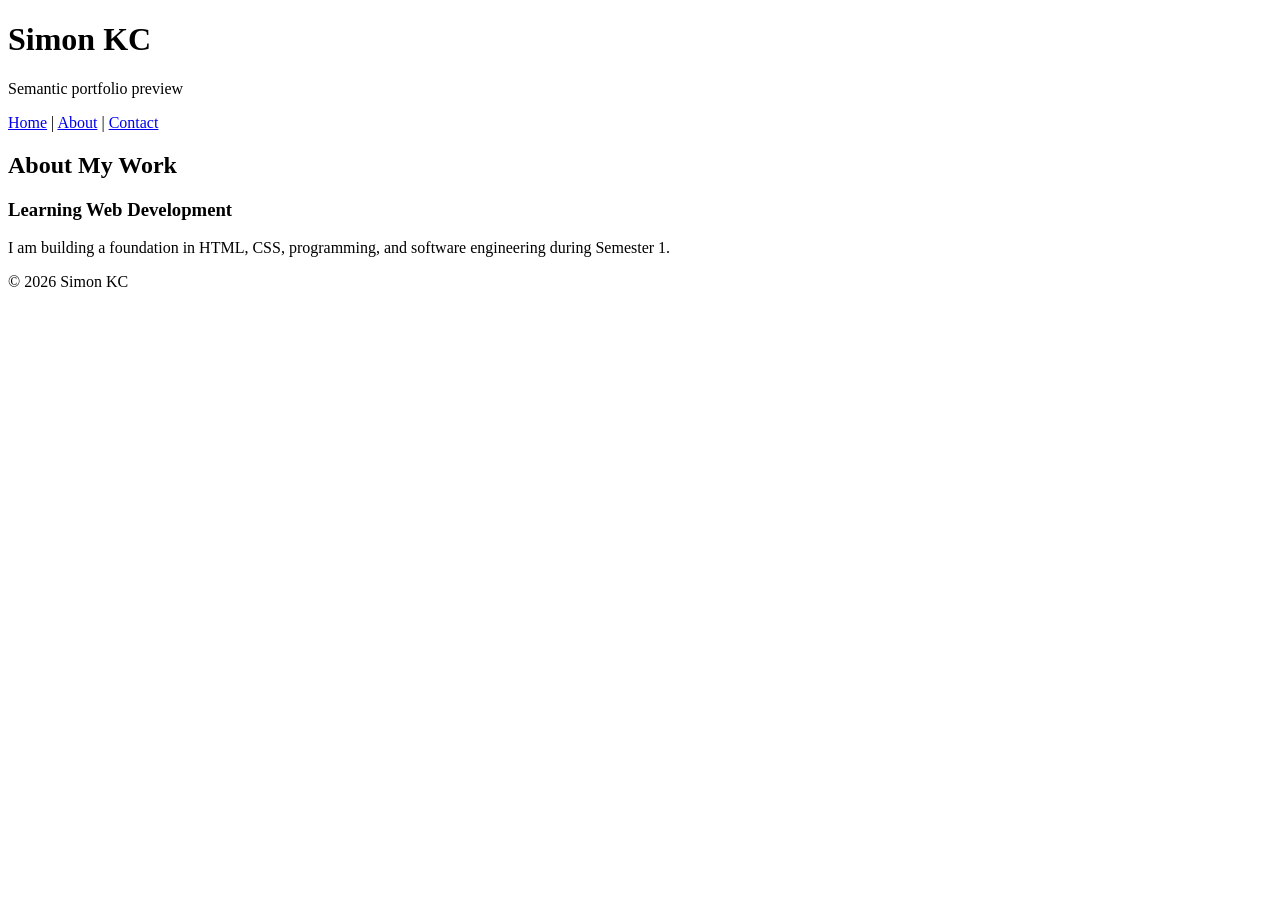
<file: task7.html>
<!DOCTYPE html>
<html lang="en">

<head>
    <meta charset="UTF-8">
    <meta name="viewport" content="width=device-width, initial-scale=1.0">
    <title>Semantic Portfolio Preview - Simon KC</title>
</head>

<body>
    <header>
        <h1>Simon KC</h1>
        <p>Semantic portfolio preview</p>
    </header>
    <nav aria-label="Main navigation">
        <a href="index.html">Home</a> |
        <a href="about.html">About</a> |
        <a href="contact.html">Contact</a>
    </nav>
    <main>
        <section>
            <h2>About My Work</h2>
            <article>
                <h3>Learning Web Development</h3>
                <p>I am building a foundation in HTML, CSS, programming, and software engineering during Semester 1.</p>
            </article>
        </section>
    </main>
    <footer>
        <p>&copy; 2026 Simon KC</p>
    </footer>
</body>

</html>
</file>
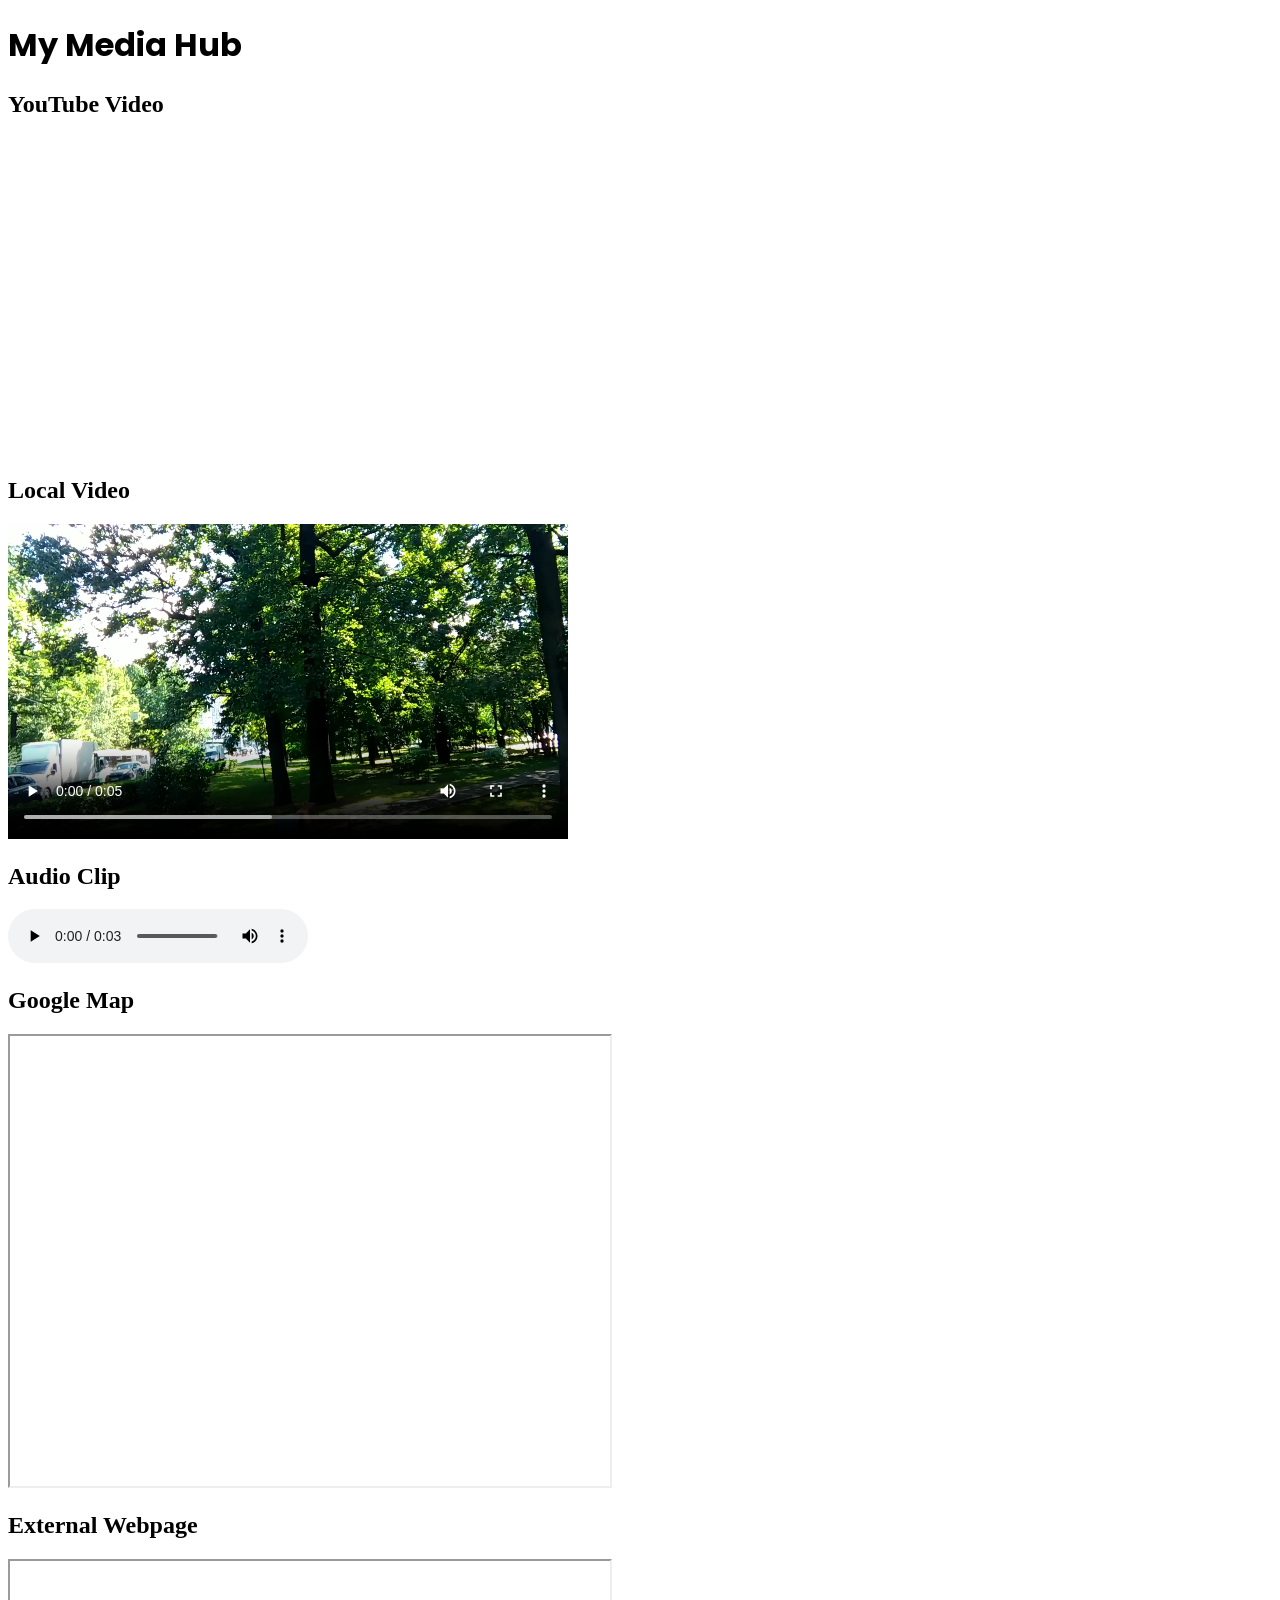
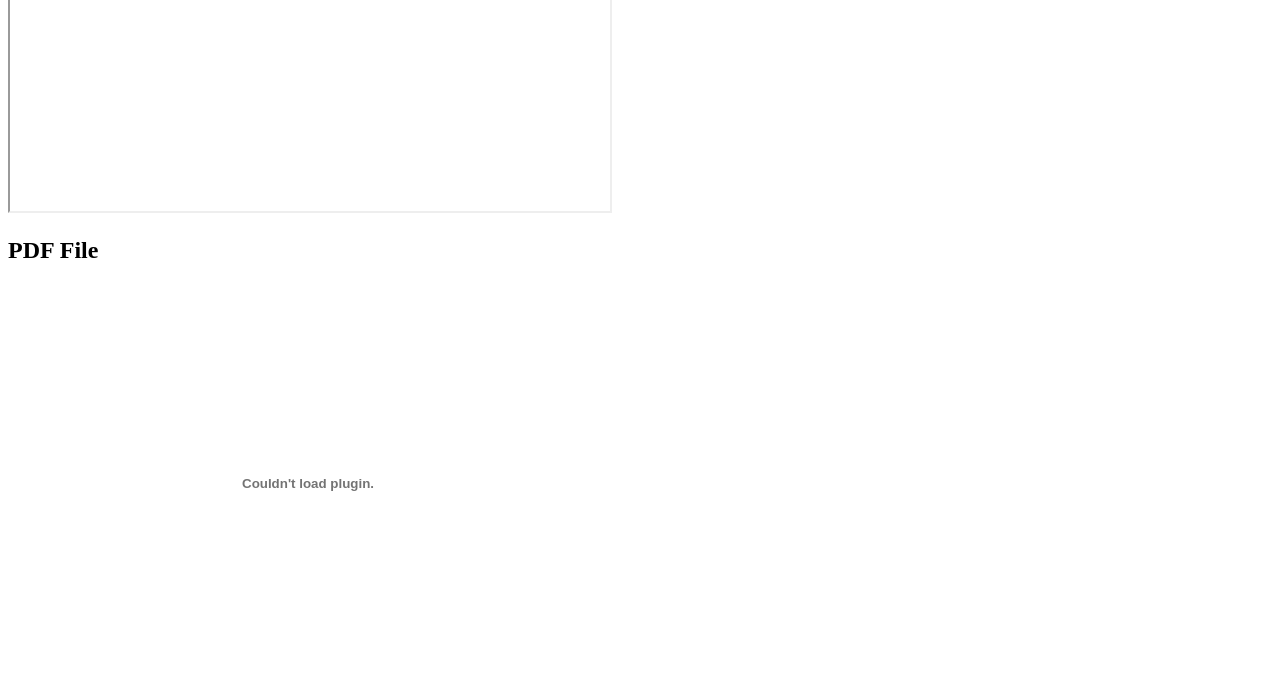
<file: task8.html>
<!DOCTYPE html>
<html lang="en">
<head>
    <meta charset="UTF-8">
    <meta name="viewport" content="width=device-width, initial-scale=1.0">
    <title>My Media Hub</title>
    <link rel="preconnect" href="https://fonts.googleapis.com">
    <link rel="preconnect" href="https://fonts.gstatic.com" crossorigin>
    <link href="https://fonts.googleapis.com/css2?family=Poppins:wght@400;600;700&display=swap" rel="stylesheet">
    <link rel="icon" href="profile.png" type="image/png">
    <style>
        h1 {
            font-family: 'Poppins', sans-serif;
        }
    </style>
</head>
<body>
    <h1>My Media Hub</h1>

    <h2>YouTube Video</h2>
    <iframe width="560" height="315" src="https://www.youtube.com/embed/Aq5WXmQQooo?si=QldiuOkNOT_bXGZK" title="YouTube video player" frameborder="0" allow="accelerometer; autoplay; clipboard-write; encrypted-media; gyroscope; picture-in-picture; web-share" referrerpolicy="strict-origin-when-cross-origin" allowfullscreen></iframe>
    <iframe width="560" height="315" src="https://www.youtube.com/embed/dQw4w9WgXcQ?si=nHozrd9sYD2xX1e0" title="YouTube video player" frameborder="0" allow="accelerometer; autoplay; clipboard-write; encrypted-media; gyroscope; picture-in-picture; web-share" referrerpolicy="strict-origin-when-cross-origin" allowfullscreen></iframe>

    <h2>Local Video</h2>
    <video controls width="560">
        <source src="media/sample-video.mp4" type="video/mp4">
        <source src="media/sample-video.webm" type="video/webm">
        Your browser does not support the video tag.
    </video>

    <h2>Audio Clip</h2>
    <audio controls>
        <source src="media/sample-audio.mp3" type="audio/mpeg">
        Your browser does not support the audio tag.
    </audio>

    <h2>Google Map</h2>
    <iframe src="https://www.google.com/maps?q=PCPS%20College%20Kupondole&output=embed" width="600" height="450" title="PCPS College map"></iframe>

    <h2>External Webpage</h2>
    <iframe src="https://www.example.com" width="600" height="250" title="External webpage"></iframe>

    <h2>PDF File</h2>
    <embed src="media/sample-document.pdf" type="application/pdf" width="600" height="400">
</body>
</html>
</file>
<file: styles.css>
:root {
    font-family: Arial, sans-serif;
    color: #18323b;
    background: #f4f7f6;
}

body {
    max-width: 960px;
    margin: 0 auto;
    padding: 2rem;
    line-height: 1.6;
    background: #fff;
}

header {
    border-bottom: 3px solid #e27445;
    padding-bottom: 1rem;
}

nav {
    padding: 1rem 0;
    display: flex;
    gap: 1rem;
    flex-wrap: wrap;
}

a {
    color: #126782;
}

section,
article {
    margin: 1.5rem 0;
}

img {
    max-width: 100%;
    height: auto;
}

table {
    border-collapse: collapse;
    width: 100%;
}

th,
td {
    border: 1px solid #9fb2b3;
    padding: .65rem;
    text-align: left;
}

th {
    background: #e7f0ee;
}

fieldset {
    margin: 1rem 0;
    max-width: 32rem;
}

label {
    margin-right: 1rem;
}

button {
    background: #e27445;
    color: white;
    border: 0;
    padding: .7rem 1rem;
    cursor: pointer;
}

footer {
    margin-top: 3rem;
    border-top: 1px solid #ccd9d7;
    padding-top: 1rem;
}
</file>
<file: zoho-website/styles.css>
/* fonts */
@font-face {
  font-family: "Zoho Puvi";
  font-weight: 400;
  src: url("assets/fonts/Zoho_Puvi_Regular.woff2");
}
@font-face {
  font-family: "Zoho Puvi";
  font-weight: 500;
  src: url("assets/fonts/Zoho_Puvi_Medium.woff2");
}
@font-face {
  font-family: "Zoho Puvi";
  font-weight: 700;
  src: url("assets/fonts/Zoho_Puvi_Bold.woff2");
}

/* general */
* {
  box-sizing: border-box;
}

body {
  margin: 0;
  font-family: "Zoho Puvi", Arial, sans-serif;
  font-size: 16px;
  line-height: 1.5;
  color: #333;
  cursor: default;
}

h1, h2, h3, p {
  margin: 0;
  font-weight: 400;
}

h1, h2, h3 {
  color: black;
}

img {
  display: block;
}

.center {
  text-align: center;
}

/* small lines under headings */
.line {
  width: 40px;
  height: 1.5px;
  background: #333;
  margin-top: 16px;
}

.red-line {
  width: 40px;
  height: 1.5px;
  background: #ee0014;
  margin-top: 15px;
}

.green-line {
  width: 40px;
  height: 1.5px;
  background: #3cc10c;
  margin-top: 15px;
}

.center-line {
  margin-left: auto;
  margin-right: auto;
}

/* buttons */
.btn {
  display: inline-block;
  position: relative;
  background: #ee0014;
  color: white;
  padding: 18px 40px 18px 25px;
  font-size: 14px;
  font-weight: 500;
  text-transform: uppercase;
  letter-spacing: 0.5px;
  line-height: 1;
  border-radius: 2px;
}

.btn-outline {
  display: inline-block;
  position: relative;
  color: #056cb8;
  border: 1px solid #056cb8;
  padding: 18px 45px 18px 25px;
  font-size: 14px;
  font-weight: 500;
  text-transform: uppercase;
  letter-spacing: 0.5px;
  line-height: 1;
  border-radius: 2px;
}

.btn-white {
  display: inline-block;
  position: relative;
  color: white;
  border: 1px solid rgba(255, 255, 255, 0.5);
  padding: 18px 45px 18px 25px;
  font-size: 14px;
  font-weight: 500;
  text-transform: uppercase;
  letter-spacing: 0.5px;
  line-height: 1;
  border-radius: 2px;
}

/* arrows (made with borders) */
.arrow-right::after,
.arrow-right-blue::after {
  content: "";
  width: 8px;
  height: 8px;
  border-top: 1.5px solid;
  border-left: 1.5px solid;
  transform: rotate(135deg);
}

.btn.arrow-right::after,
.btn-white.arrow-right::after,
.btn-outline.arrow-right-blue::after {
  position: absolute;
  right: 26px;
  top: 21px;
}

.arrow-down::after {
  content: "";
  width: 7px;
  height: 7px;
  border-right: 1.5px solid #777;
  border-bottom: 1.5px solid #777;
  transform: rotate(45deg) translateY(-3px);
}

/* header */
.header {
  position: sticky;
  top: 0;
  z-index: 10;
  display: flex;
  align-items: center;
  min-height: 75px;
  padding: 0 15px;
  background: white;
  border-bottom: 1px solid #e7ebf0;
}

.logo {
  width: 130px;
  margin-right: 35px;
}

.menu {
  display: flex;
  align-items: center;
}

.menu-item {
  display: flex;
  align-items: center;
  gap: 8px;
  margin-right: 34px;
  font-size: 16px;
  color: black;
}

.header-right {
  display: flex;
  align-items: center;
  margin-left: auto;
  padding-right: 10px;
}

.search {
  position: relative;
  width: 20px;
  height: 20px;
  margin-right: 33px;
}

.search::before {
  content: "";
  position: absolute;
  width: 15px;
  height: 15px;
  border: 2px solid black;
  border-radius: 50%;
}

.search::after {
  content: "";
  position: absolute;
  right: 0;
  bottom: 1px;
  width: 7px;
  height: 2px;
  background: black;
  transform: rotate(45deg);
  transform-origin: right center;
}

.language {
  display: flex;
  align-items: center;
  gap: 6px;
  margin-right: 20px;
  font-size: 15px;
  color: black;
}

.globe {
  position: relative;
  width: 16px;
  height: 16px;
  border: 1.5px solid black;
  border-radius: 50%;
}

.globe::before {
  content: "";
  position: absolute;
  top: -1.5px;
  left: 3px;
  width: 6px;
  height: 16px;
  border: 1.5px solid black;
  border-radius: 50%;
}

.globe::after {
  content: "";
  position: absolute;
  top: 6px;
  left: -1.5px;
  width: 16px;
  height: 1.5px;
  background: black;
}

.signin {
  margin-right: 17px;
  font-size: 15px;
  font-weight: 500;
  color: #ee0014;
}

.signup {
  padding: 8px 13px;
  font-size: 15px;
  font-weight: 500;
  color: #ee0014;
  border: 1px solid #ee0014;
  border-radius: 2px;
}

/* hero */
.hero {
  background: #f8f9fb;
  padding: 40px 0 30px;
}

.hero-box {
  display: flex;
  justify-content: space-between;
  align-items: flex-start;
  width: 90%;
  max-width: 1300px;
  margin: 0 auto;
}

.hero-left {
  max-width: 650px;
  padding-top: 40px;
}

.hero-left h1 {
  font-size: 43px;
  line-height: 1.26;
  letter-spacing: -2px;
  margin-bottom: 25px;
}

.hero-left p {
  max-width: 530px;
  margin: 24px 0 38px;
  font-size: 22px;
  line-height: 1.6;
  letter-spacing: -0.3px;
}

.underline {
  border-bottom: 1px dashed gray;
}

.hero-right {
  width: 540px;
  padding: 10px 41px;
  background: linear-gradient(#f8f9fb, white 35%, white 56%, #f8f9fb);
}

.small-title {
  font-size: 13px;
  font-weight: 500;
  letter-spacing: 0.5px;
  text-transform: uppercase;
  color: #333;
}

.hero-right .small-title {
  text-align: center;
}

.hero-right .red-line {
  width: 24px;
  margin: 10px auto 43px;
}

.apps {
  display: flex;
  flex-wrap: wrap;
  gap: 26px 40px;
  padding-bottom: 55px;
}

.app {
  position: relative;
  width: calc(50% - 20px);
  padding-left: 50px;
}

.app h3 {
  font-size: 24px;
  line-height: 1.25;
  letter-spacing: -0.3px;
  margin-bottom: 6px;
}

.app p {
  font-size: 13px;
  line-height: 1.4;
  color: #4a4a4a;
}

.explore {
  display: flex;
  justify-content: center;
  align-items: center;
  gap: 9px;
  font-size: 14px;
  font-weight: 500;
  text-transform: uppercase;
  letter-spacing: 0.5px;
  color: #056cb8;
}

/* app icons - all come from one big image (sprite) */
.icon {
  position: absolute;
  left: -5px;
  top: -3px;
  width: 40px;
  height: 40px;
  background-image: url("assets/product-icons.svg");
  background-size: 800px auto;
  background-repeat: no-repeat;
  transform: scale(0.85);
}

.crm {
  background-position: -320px 0;
}

.mail {
  background-position: -360px -40px;
}

.books {
  background-position: 0 -40px;
  transform: scale(0.75);
}

.desk {
  background-position: -680px 0;
}

.people {
  background-position: -280px -40px;
}

.payroll {
  background-position: -240px -80px;
}

/* promo boxes */
.promo-section {
  position: relative;
  padding: 18px 0 30px;
  background: #f8f9fb;
}

/* yellow strip at the bottom behind the boxes */
.promo-section::after {
  content: "";
  position: absolute;
  left: 0;
  right: 0;
  bottom: 0;
  height: 185px;
  background: #fed600;
  z-index: 0;
}

.promo-wrapper {
  position: relative;
  z-index: 1;
  display: flex;
  gap: 6px;
  width: 90%;
  max-width: 1320px;
  margin: 0 auto;
  padding: 8px;
  background: white;
  border-radius: 10px;
}

.promo {
  position: relative;
  flex: 1;
  display: flex;
  flex-direction: column;
  align-items: center;
  padding: 40px 40px 30px 46px;
  text-align: center;
  border-radius: 6px;
  overflow: hidden;
}

.blue-promo {
  background: linear-gradient(120deg, #f1f7fd 75%, #e3edff);
}

.purple-promo {
  background: linear-gradient(120deg, #f7f0fd 75%, #f8e4fd);
}

.promo img {
  margin-bottom: 16px;
}

.promo h2 {
  max-width: 560px;
  font-size: 28px;
  font-weight: 500;
  line-height: 1.25;
  letter-spacing: -0.5px;
}

.blue-text {
  color: #1e448b;
}

.purple-text {
  color: #582467;
}

.promo p {
  max-width: 400px;
  margin: 8px 0 24px;
  font-size: 16px;
  line-height: 1.5;
}

.promo-tag {
  position: absolute;
  top: 0;
  left: 0;
  padding: 7px 14px;
  font-size: 11px;
  font-weight: 500;
  letter-spacing: 1px;
  text-transform: uppercase;
  border-radius: 5px 0 8px 0;
}

.blue-tag {
  background: #e0edfd;
  color: #234489;
}

.purple-tag {
  background: #efe4fb;
  color: #762683;
}

.promo-btn {
  position: relative;
  padding: 14px 45px 14px 30px;
  font-size: 13px;
  font-weight: 500;
  letter-spacing: 0.5px;
  text-transform: uppercase;
  line-height: 1;
  border-radius: 50px;
  border: 1.5px solid;
}

.promo-btn::after {
  content: "";
  position: absolute;
  right: 30px;
  top: 15px;
  width: 8px;
  height: 8px;
  border-top: 1.5px solid;
  border-left: 1.5px solid;
  transform: rotate(135deg);
}

.blue-btn {
  color: #2a5bd7;
  border-color: #69a8ff;
}

.purple-btn {
  color: #c63cff;
  border-color: #c63cff;
}

/* yellow zoho one section */
.yellow {
  background: #fed600;
  padding: 50px 0 90px;
}

.yellow-box {
  display: flex;
  justify-content: space-between;
  width: 90%;
  max-width: 1140px;
  margin: 0 auto;
}

.yellow-left {
  position: relative;
  width: 52%;
  padding-left: 100px;
}

/* zoho one icon */
.yellow-left::before {
  content: "";
  position: absolute;
  left: 10px;
  top: 36px;
  width: 40px;
  height: 41px;
  background-image: url("assets/product-icons.svg");
  background-size: 800px auto;
  background-position: -160px 0;
  transform: scale(1.8);
}

.small-label {
  font-size: 14px;
  font-weight: 500;
  letter-spacing: 0.5px;
  text-transform: uppercase;
}

.yellow-left h2 {
  margin: 5px 0 25px;
  font-size: 50px;
  line-height: 1;
  letter-spacing: -1.7px;
}

.bold-text {
  font-size: 20px;
  font-weight: 500;
}

.yellow-text {
  margin-bottom: 25px;
  font-size: 18px;
}

.yellow-right {
  position: relative;
  width: 40%;
  max-width: 370px;
  padding-top: 70px;
  border-left: 1px dashed #e1c00e;
  padding-left: 60px;
}

.quote-circle {
  position: absolute;
  top: 0;
  left: 60px;
  width: 42px;
  height: 42px;
  border-radius: 50%;
  background: black;
}

.quote-circle::after {
  content: "";
  position: absolute;
  top: 14px;
  left: 10px;
  width: 20px;
  height: 14px;
  background-image: url("assets/zh-newhome-sprite.png");
  background-size: 500px auto;
  background-position: -20px -27px;
}

.quote {
  margin-bottom: 20px;
  font-family: Georgia, serif;
  font-size: 24px;
  line-height: 1.5;
  letter-spacing: -0.4px;
  color: black;
}

.person {
  display: flex;
  align-items: center;
  gap: 20px;
}

.person-name {
  margin-bottom: 7px;
  font-size: 18px;
  font-weight: 500;
  color: black;
}

.person-job {
  font-size: 14px;
  line-height: 1.4;
}

/* brands */
.brands {
  padding: 90px 0;
  text-align: center;
}

.brands .small-title {
  color: #555;
}

.brand-logos {
  display: flex;
  flex-wrap: wrap;
  align-items: center;
  justify-content: center;
  gap: 40px 58px;
  margin: 45px auto;
  width: 90%;
}

.stories {
  display: inline-flex;
  align-items: center;
  gap: 10px;
  font-size: 14px;
  font-weight: 500;
  text-transform: uppercase;
  letter-spacing: 0.5px;
  color: #056cb8;
}

/* enterprise */
.enterprise {
  background: #f8f9fb;
}

.enterprise-box {
  display: flex;
  justify-content: space-between;
  width: 90%;
  max-width: 1000px;
  margin: 0 auto;
  padding: 100px 0 130px;
}

.enterprise-left {
  width: 45%;
}

.enterprise-left h2 {
  margin-bottom: 20px;
  font-size: 40px;
  line-height: 1;
  letter-spacing: -1.3px;
}

.enterprise-left p {
  margin-bottom: 30px;
  font-size: 18px;
  letter-spacing: -0.2px;
}

.enterprise-right {
  width: 46%;
  max-width: 410px;
}

.quote2 {
  margin-bottom: 20px;
  font-family: Georgia, serif;
  font-size: 18px;
  line-height: 1.6;
  letter-spacing: -0.2px;
  color: black;
}

.read-more {
  display: inline-flex;
  align-items: center;
  gap: 10px;
  margin-top: 25px;
  font-size: 14px;
  font-weight: 500;
  text-transform: uppercase;
  color: #056cb8;
}

/* core values */
.values {
  background: #f8f9fb;
  padding-bottom: 130px;
}

.values-image {
  width: 100%;
}

.values-box {
  position: relative;
  width: 90%;
  max-width: 1140px;
  margin: -240px auto 0;
  padding: 80px 0 90px;
  background: white;
  border: 1px solid #e7ebf0;
  border-radius: 10px;
}

.values-title {
  width: 90%;
  max-width: 550px;
  margin: 0 auto;
  font-size: 44px;
  line-height: 1.2;
  letter-spacing: -1.5px;
  text-align: center;
}

.value-list {
  display: flex;
  flex-wrap: wrap;
  justify-content: space-between;
  gap: 40px;
  margin: 60px 0 50px;
  padding: 0 85px;
}

.value {
  position: relative;
  width: 46%;
  padding-left: 80px;
}

.value h3 {
  margin-bottom: 14px;
  font-size: 30px;
  line-height: 1.2;
  letter-spacing: -0.6px;
}

.value p {
  font-size: 16px;
  line-height: 1.6;
}

/* little icons next to each value (from one image) */
.value::before {
  content: "";
  position: absolute;
  left: 0;
  top: 0;
  width: 50px;
  height: 50px;
  background-image: url("assets/sprite-icons.svg");
  background-size: 350px auto;
}

.value1::before {
  background-position: -6px -4px;
}

.value2::before {
  background-position: -63px -7px;
}

.value3::before {
  background-position: -119px -7px;
}

.value4::before {
  background-position: -178px -7px;
}

/* blue stats section */
.stats {
  padding: 100px 0 120px;
  text-align: center;
  color: white;
  background-color: #0060b4;
  background-image: url("assets/stats-bg.png");
  background-repeat: no-repeat;
  background-position: bottom right;
  background-size: 50%;
}

.stats h2 {
  font-size: 50px;
  line-height: 1.2;
  letter-spacing: -1.7px;
  color: white;
}

.numbers {
  display: flex;
  flex-wrap: wrap;
  justify-content: center;
  margin: 60px auto 50px;
}

.number-box {
  padding: 0 22px;
}

.number-box + .number-box {
  border-left: 1px solid rgba(255, 255, 255, 0.2);
}

.number-box h3 {
  margin-bottom: 15px;
  font-size: 40px;
  line-height: 1;
  letter-spacing: -1.3px;
  color: white;
}

.number-box p {
  font-size: 14px;
  color: rgba(255, 255, 255, 0.85);
}

/* sign up section */
.signup-section {
  padding: 70px 0 30px;
  text-align: center;
  background: #f3f5f9;
  border-top: 1px solid #dde4f3;
}

.signup-section h2 {
  font-size: 44px;
  line-height: 1.2;
  letter-spacing: -1.5px;
}

.signup-section p {
  margin-bottom: 30px;
  font-size: 32px;
  letter-spacing: -0.8px;
}

/* footer */
.footer {
  background: #f3f5f9;
}

.footer-columns {
  display: flex;
  justify-content: space-between;
  gap: 30px;
  width: 90%;
  max-width: 1240px;
  margin: 0 auto;
  padding-top: 60px;
}

.column1 {
  width: 29.3%;
}

.column2 {
  width: 25.7%;
}

.column3 {
  width: 22.3%;
}

.column4 {
  flex: 1;
}

.footer h3 {
  margin-bottom: 10px;
  font-size: 23px;
  line-height: 1.4;
  color: #333;
}

.footer-columns p {
  padding: 5px 0;
  font-size: 15px;
  color: #404040;
}

/* social icons (also from one image) */
.social {
  display: flex;
  justify-content: center;
  align-items: center;
  padding-top: 100px;
}

.social-icon {
  width: 30px;
  height: 28px;
  margin: 0 5px;
  background-image: url("assets/common-elements.svg");
  background-size: 875px auto;
  transform: scale(0.9);
}

.x {
  width: 34px;
  background-position: -227px 0;
}

.facebook {
  background-position: -197px 0;
}

.youtube {
  width: 39px;
  background-position: -317px 0;
}

.linkedin {
  width: 33px;
  background-position: -302px 0;
  background-size: 1005px auto;
}

.instagram {
  background-position: -356px 0;
}

.legal {
  max-width: 900px;
  margin: 30px auto 0;
  padding-bottom: 60px;
  text-align: center;
}

.legal span {
  display: inline-block;
  margin-bottom: 10px;
  padding: 0 10px;
  font-size: 13px;
  line-height: 12px;
  color: black;
  border-right: 1px solid #ccc;
}

.legal span:last-child {
  border-right: none;
}

.copyright {
  padding: 40px 0;
  text-align: center;
  background: #0b0d1f;
}

.copyright img {
  margin: 0 auto 10px;
}

.copyright p {
  font-size: 15px;
  color: white;
}

/* smaller screens */
@media (max-width: 1000px) {
  .menu {
    display: none;
  }

  .hero-box {
    flex-direction: column;
    align-items: center;
    gap: 40px;
  }

  .hero-left {
    padding-top: 0;
  }

  .hero-right {
    width: 100%;
    max-width: 600px;
  }

  .promo-wrapper {
    flex-direction: column;
  }

  .yellow-box,
  .enterprise-box {
    flex-direction: column;
    gap: 40px;
  }

  .yellow-left,
  .yellow-right,
  .enterprise-left,
  .enterprise-right {
    width: 100%;
    max-width: none;
  }

  .yellow-right {
    border-left: none;
    padding-left: 0;
  }

  .quote-circle {
    left: 0;
  }

  .value {
    width: 100%;
  }

  .value-list {
    padding: 0 30px;
  }

  .values-title,
  .signup-section h2 {
    font-size: 30px;
  }

  .stats h2 {
    font-size: 34px;
  }

  .number-box {
    margin-bottom: 20px;
  }

  .footer-columns {
    flex-wrap: wrap;
  }

  .column1,
  .column2,
  .column3,
  .column4 {
    width: 45%;
    flex: none;
  }
}
</file>
<file: csstutorial/css-profile/style.css>
/*
	CSS Selectors Practice - My Personal Profile Webpage
	Author: Simon KC
	Selectors used: universal, element, class, ID, grouping
*/


/* ==========================================
   1. UNIVERSAL SELECTOR (*)
   Targets every element on the page.
   Used as a simple reset so all elements
   start with the same spacing.
   ========================================== */
* {
	margin: 0;
	padding: 0;
	box-sizing: border-box;
}


/* ==========================================
   2. ELEMENT SELECTORS
   Target elements by their HTML tag name.
   ========================================== */
body {
	font-family: Arial, Helvetica, sans-serif;
	font-size: 16px;
	line-height: 1.6;
	color: #222222;
	background-color: #f2f4f7;
}

header {
	background-color: #000080;
	color: #ffffff;
	text-align: center;
	padding: 30px 16px;
}

section {
	background-color: #ffffff;
	border: 1px solid #bbbbbb;
	border-radius: 6px;
	padding: 18px 22px;
	margin-bottom: 18px;
}

ul {
	list-style-type: disc;
	padding-left: 24px;
}

a {
	color: #0000ee;
}

footer {
	background-color: #333333;
	color: #ffffff;
	text-align: center;
	padding: 14px 16px;
	margin-top: 24px;
}


/* ==========================================
   3. GROUPING SELECTOR
   One rule applied to several selectors at
   the same time.
   ========================================== */
h1, h2 {
	font-family: Georgia, "Times New Roman", serif;
	font-weight: bold;
}

p, li {
	font-size: 17px;
}


/* ==========================================
   4. CLASS SELECTORS (.name)
   Reusable styles for any element that has
   matching class="..." in the HTML.
   ========================================== */
.profile-container {
	width: 640px;
	max-width: 100%;
	margin: 26px auto 0;
	padding: 0 14px;
}

.tagline {
	font-size: 18px;
	font-style: italic;
}

.highlight {
	background-color: #ffe680;
	font-weight: bold;
	padding: 0 4px;
}

.profile-photo {
	display: block;
	width: 100%;
	max-width: 320px;
	margin: 0 auto 16px;
	border: 3px solid #000080;
}

.skill-item {
	background-color: #eef1fb;
	border: 1px solid #000080;
	margin-bottom: 8px;
	padding: 8px 10px;
}

.contact-link {
	color: #006400;
	font-weight: bold;
	text-decoration: none;
}


/* ==========================================
   5. ID SELECTORS (#name)
   Each ID is unique, so each rule styles one
   specific section with its own accent color.
   ========================================== */
#about {
	border-left: 6px solid #000080;
}

#education {
	border-left: 6px solid #006400;
}

#skills {
	border-left: 6px solid #b8860b;
}

#contact {
	border-left: 6px solid #8b0000;
}


/* ==========================================
   Styles for report.html (same external file)
   ========================================== */
.report {
	width: 760px;
	max-width: 100%;
	margin: 26px auto 0;
	padding: 26px 30px;
	background-color: #ffffff;
	border: 1px solid #bbbbbb;
	border-radius: 6px;
}

.report h2 {
	margin-top: 22px;
	margin-bottom: 8px;
	color: #000080;
}

.report-table {
	width: 100%;
	border-collapse: collapse;
	margin-bottom: 10px;
}

.report-table th,
.report-table td {
	border: 1px solid #bbbbbb;
	padding: 8px 10px;
	text-align: left;
	vertical-align: top;
}

.report-table th {
	background-color: #000080;
	color: #ffffff;
}
</file>
